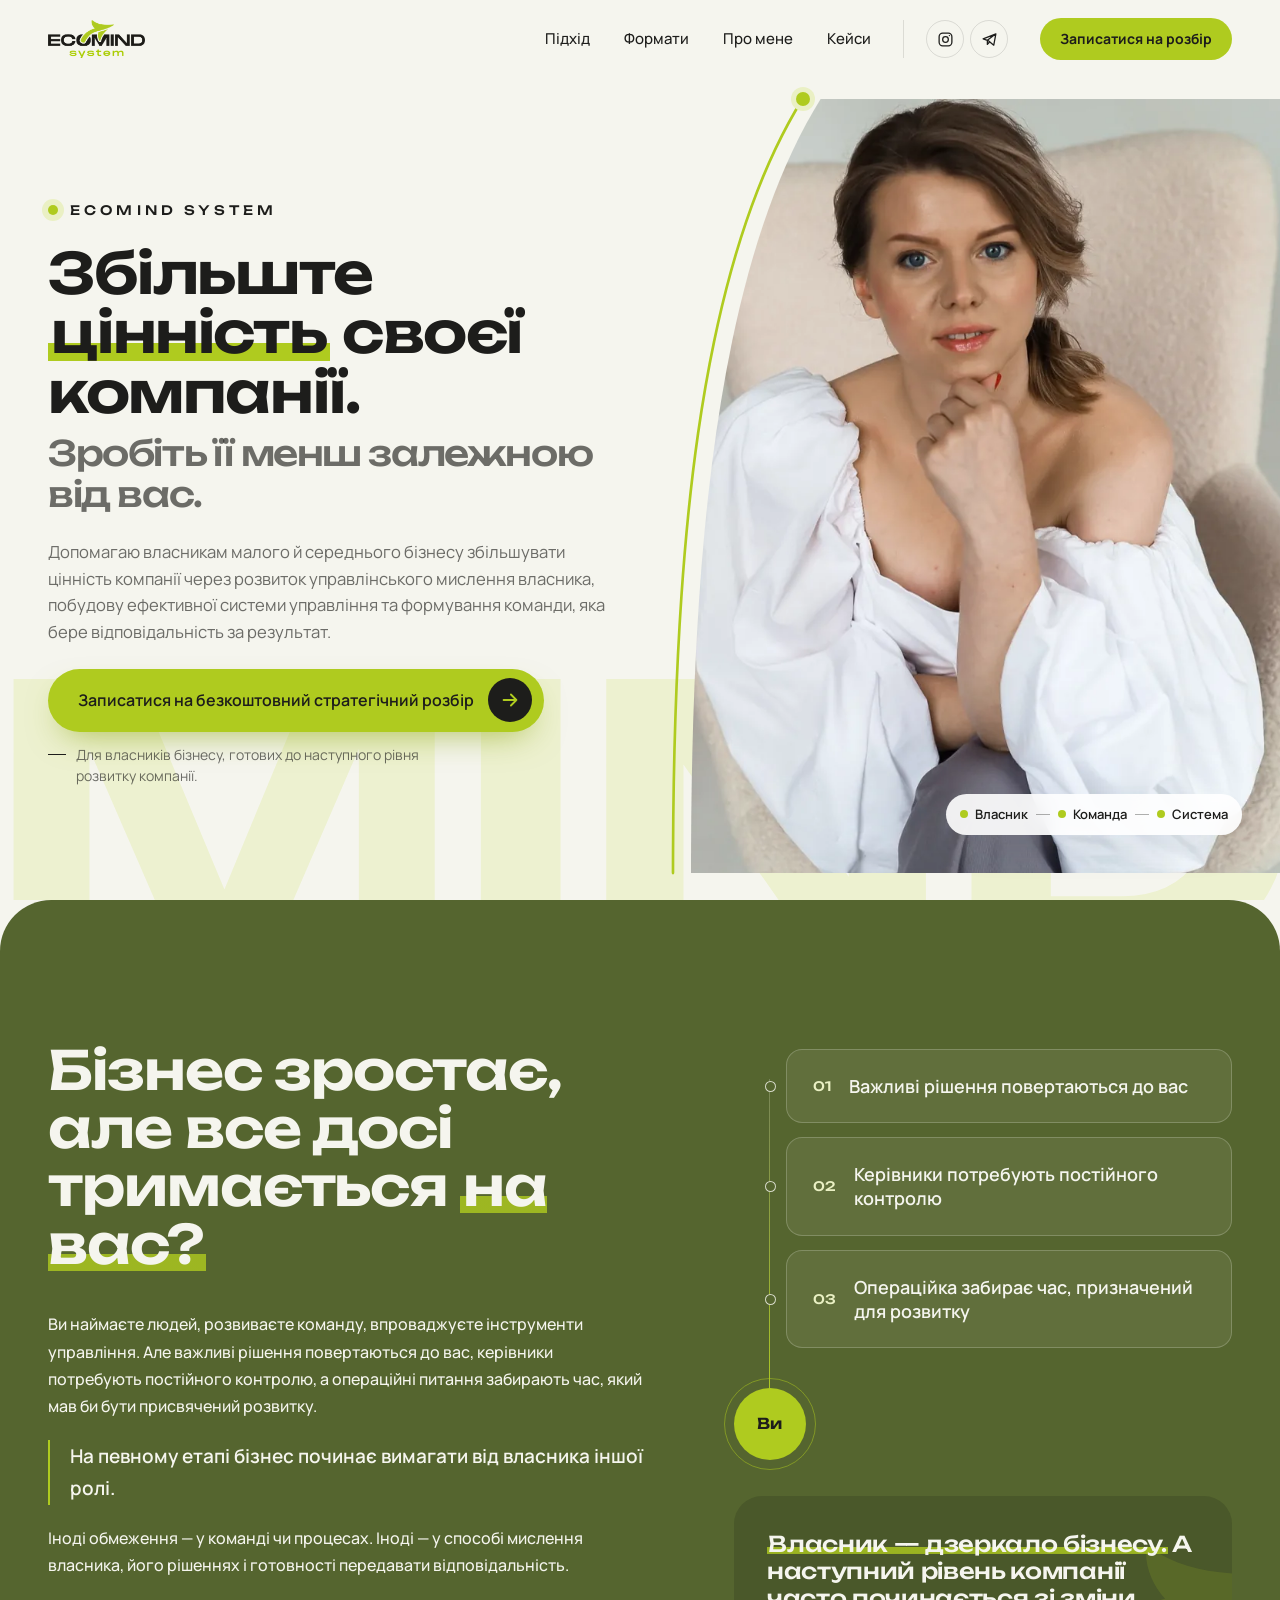
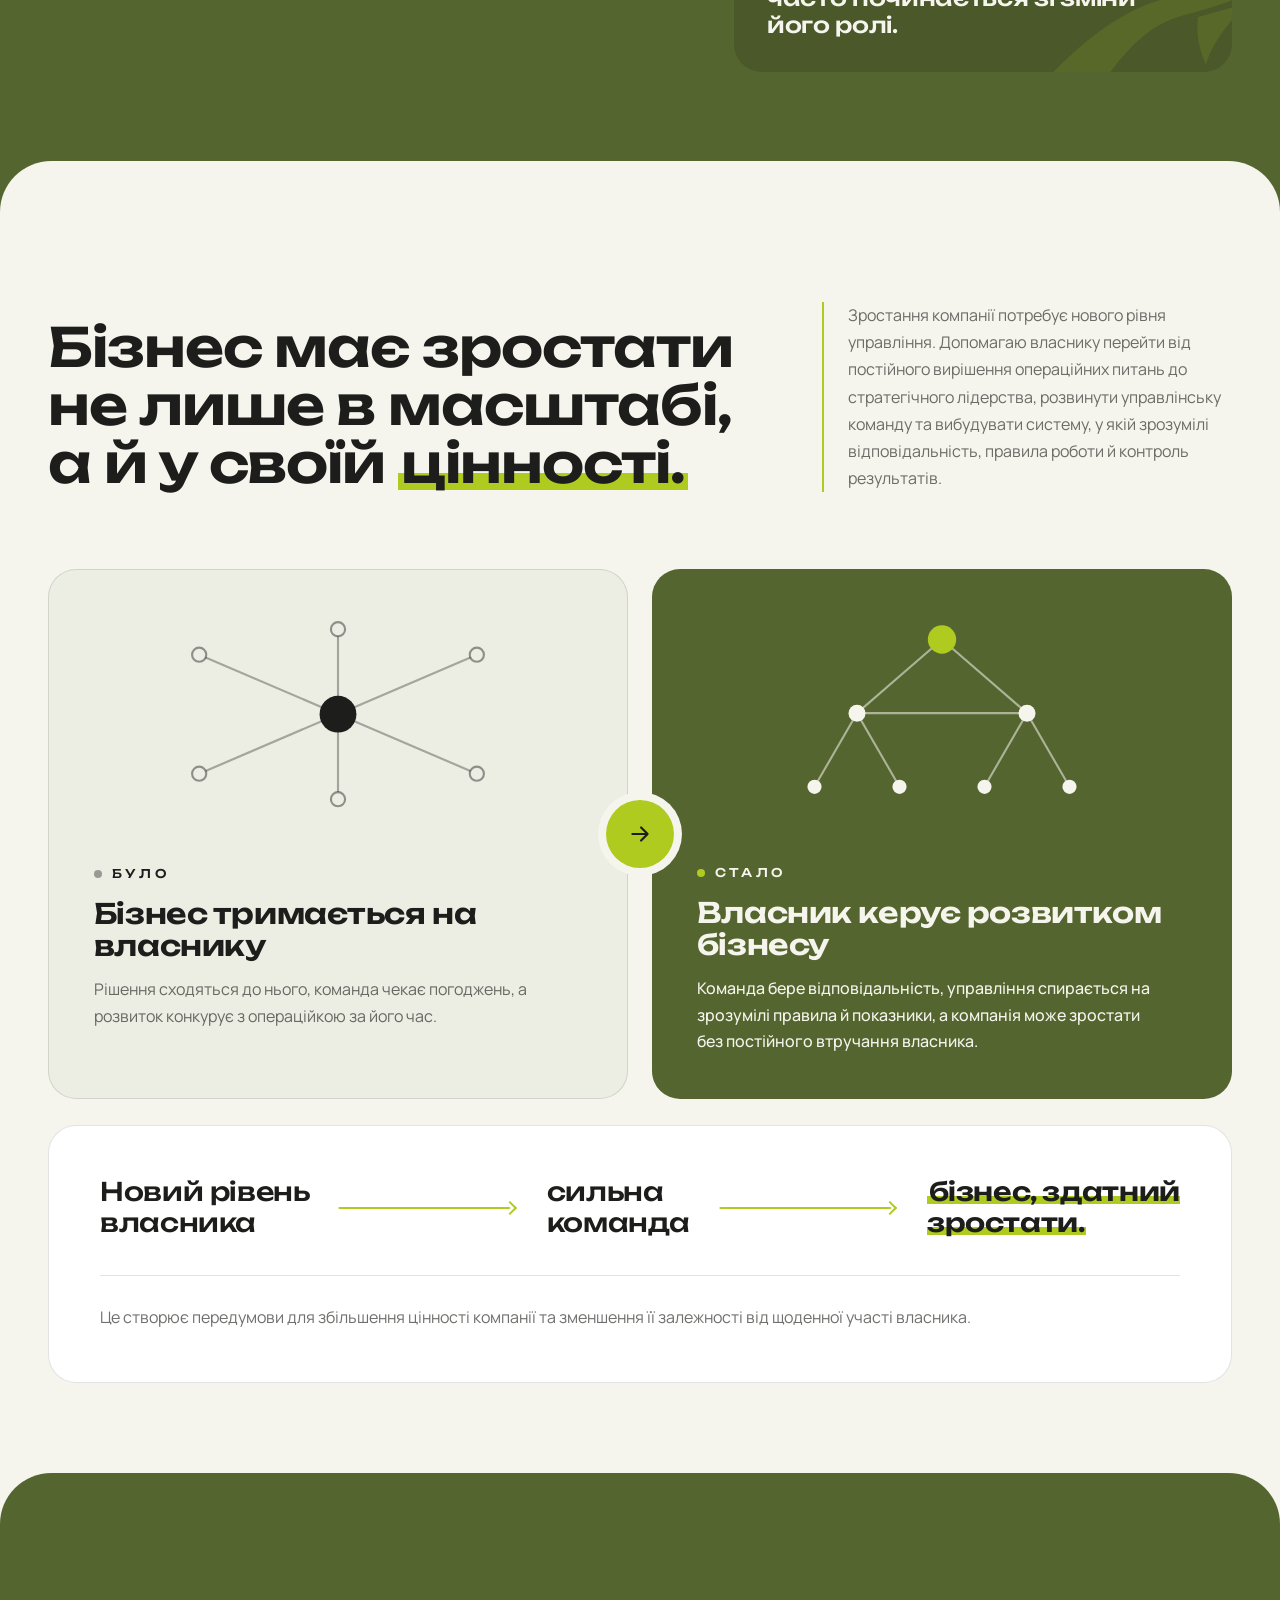
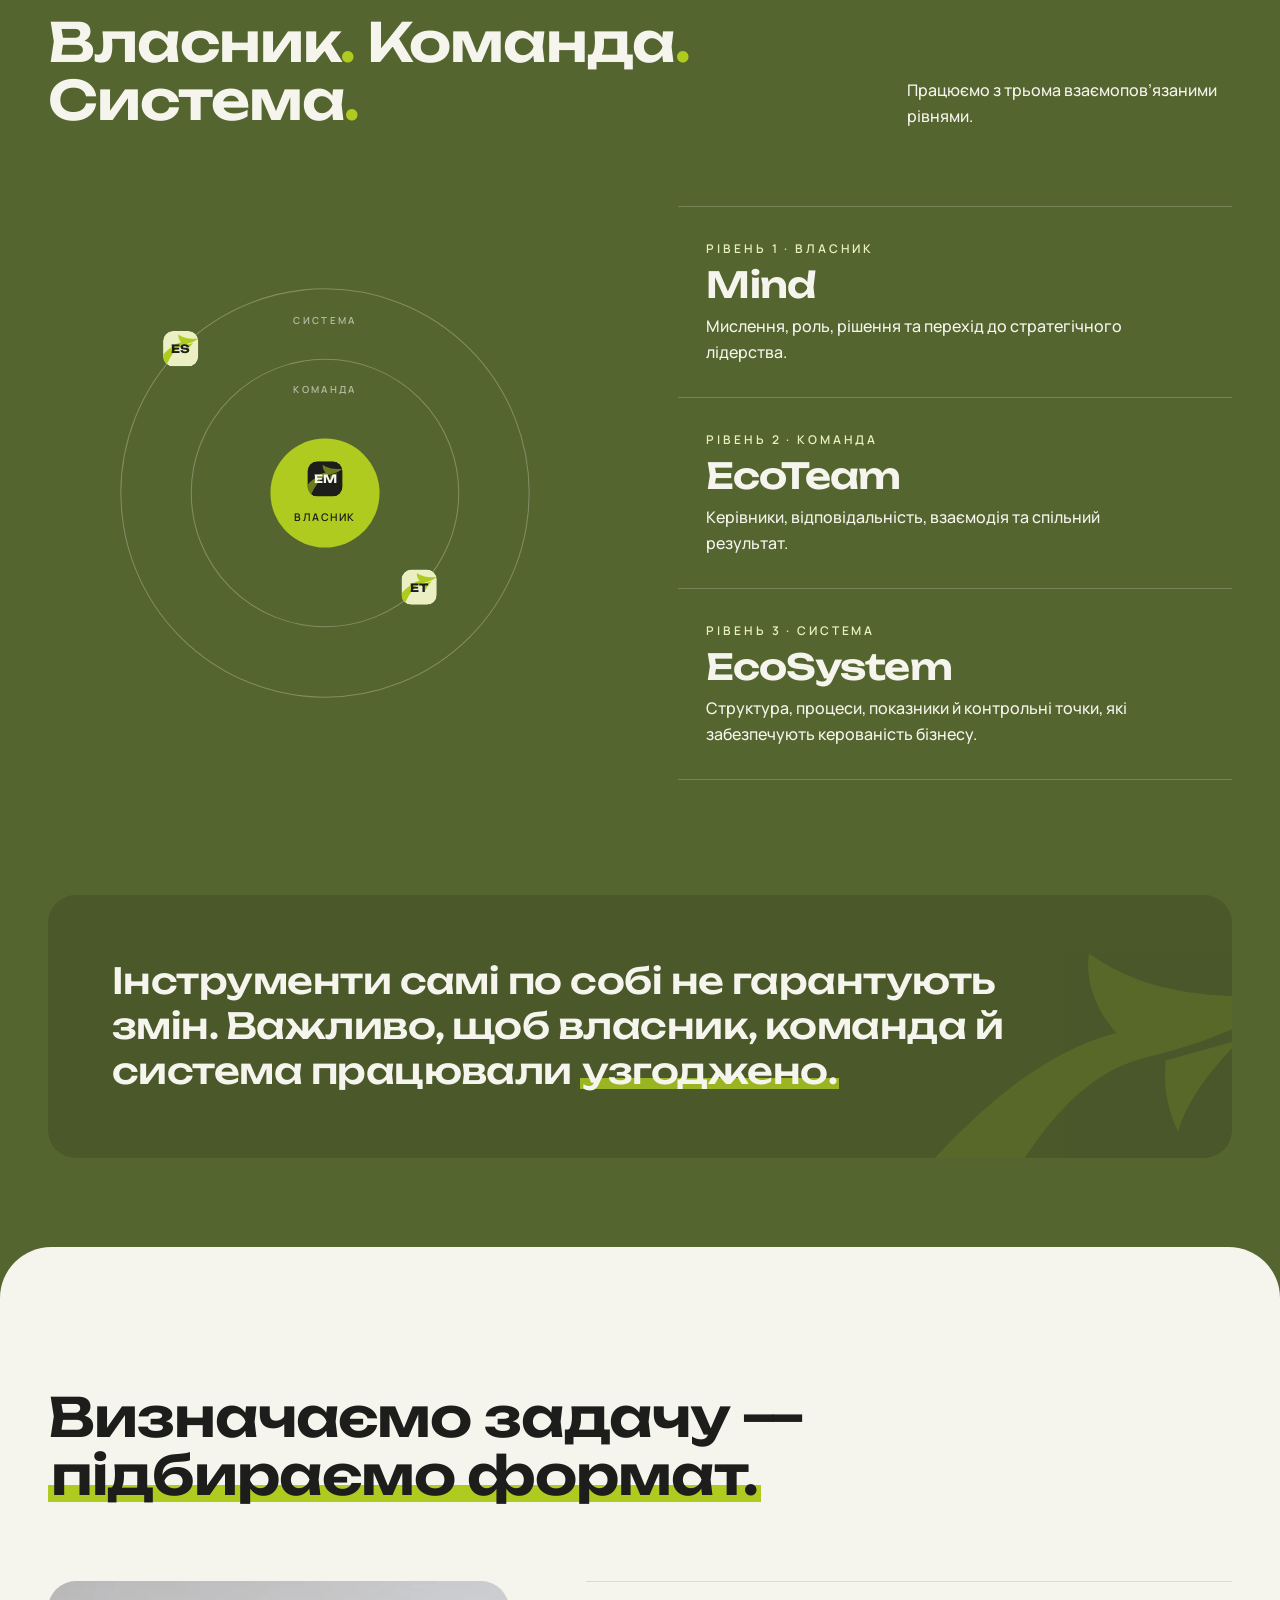
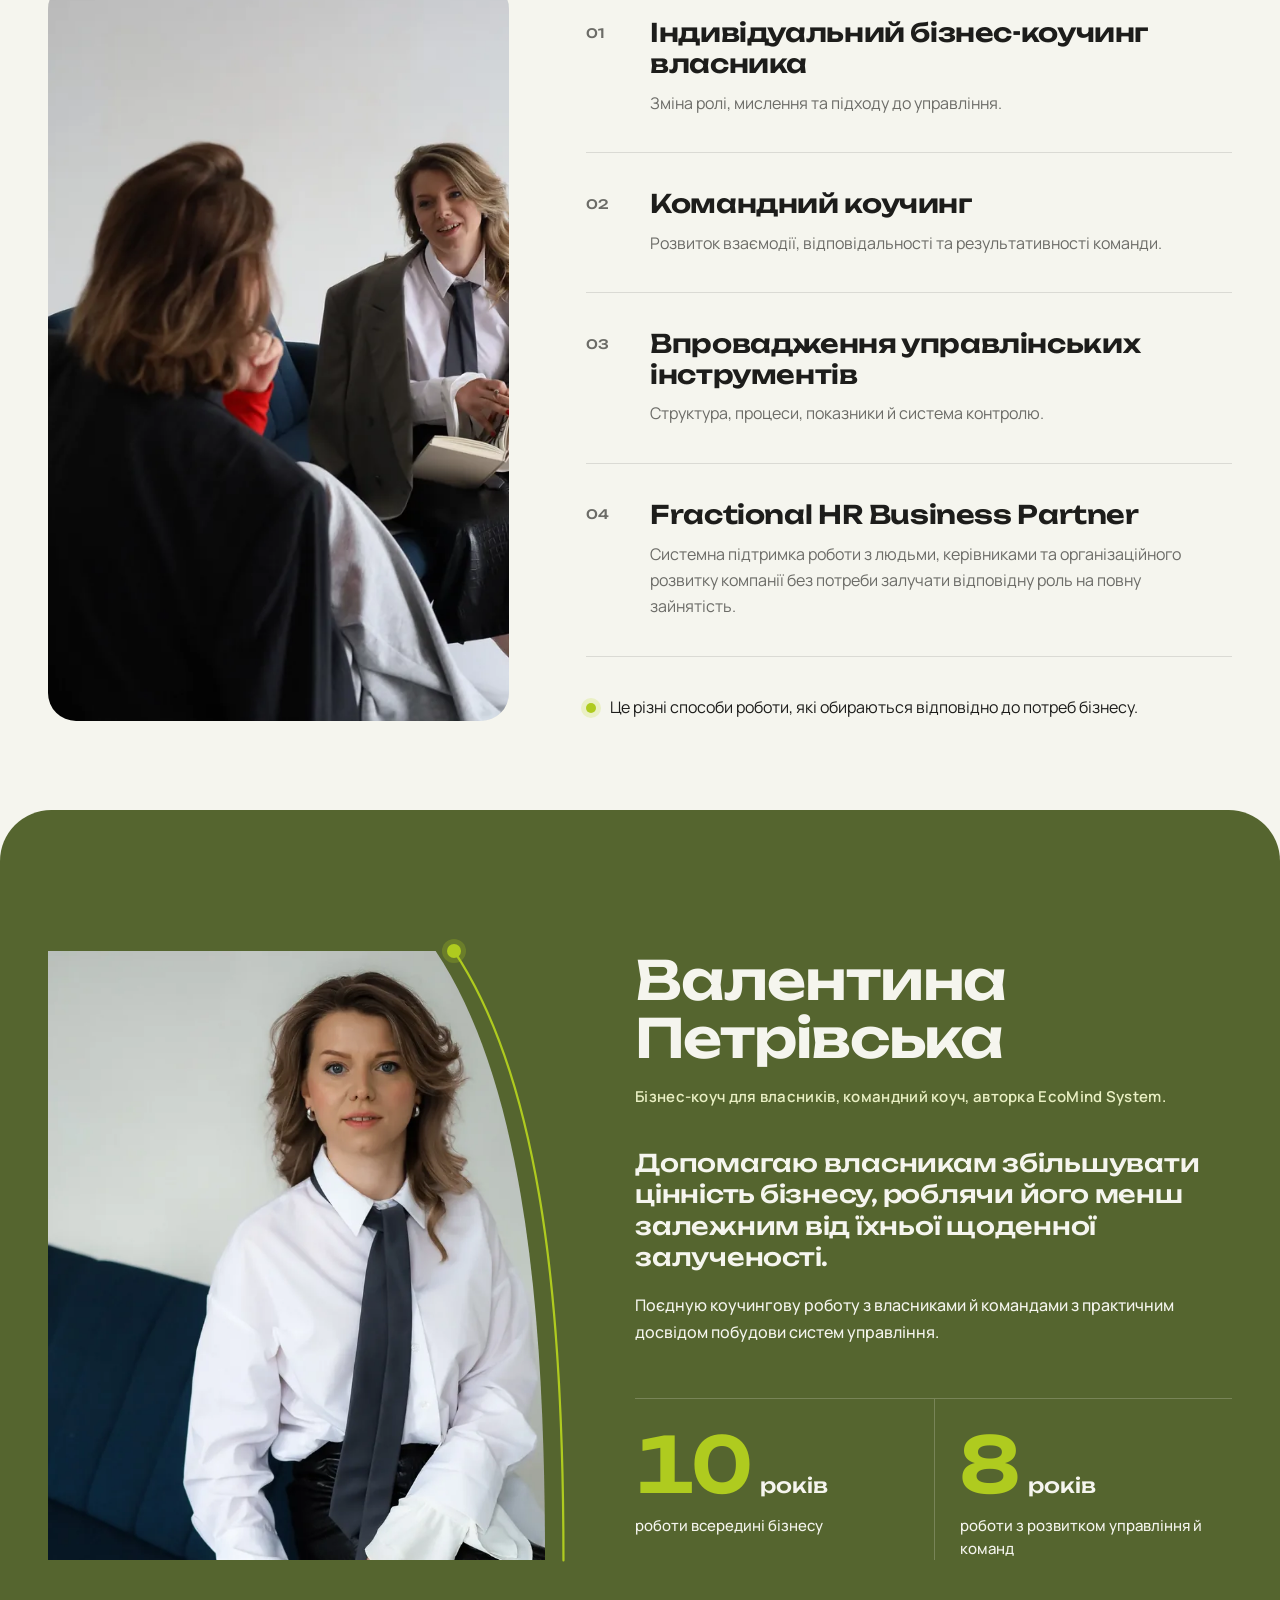
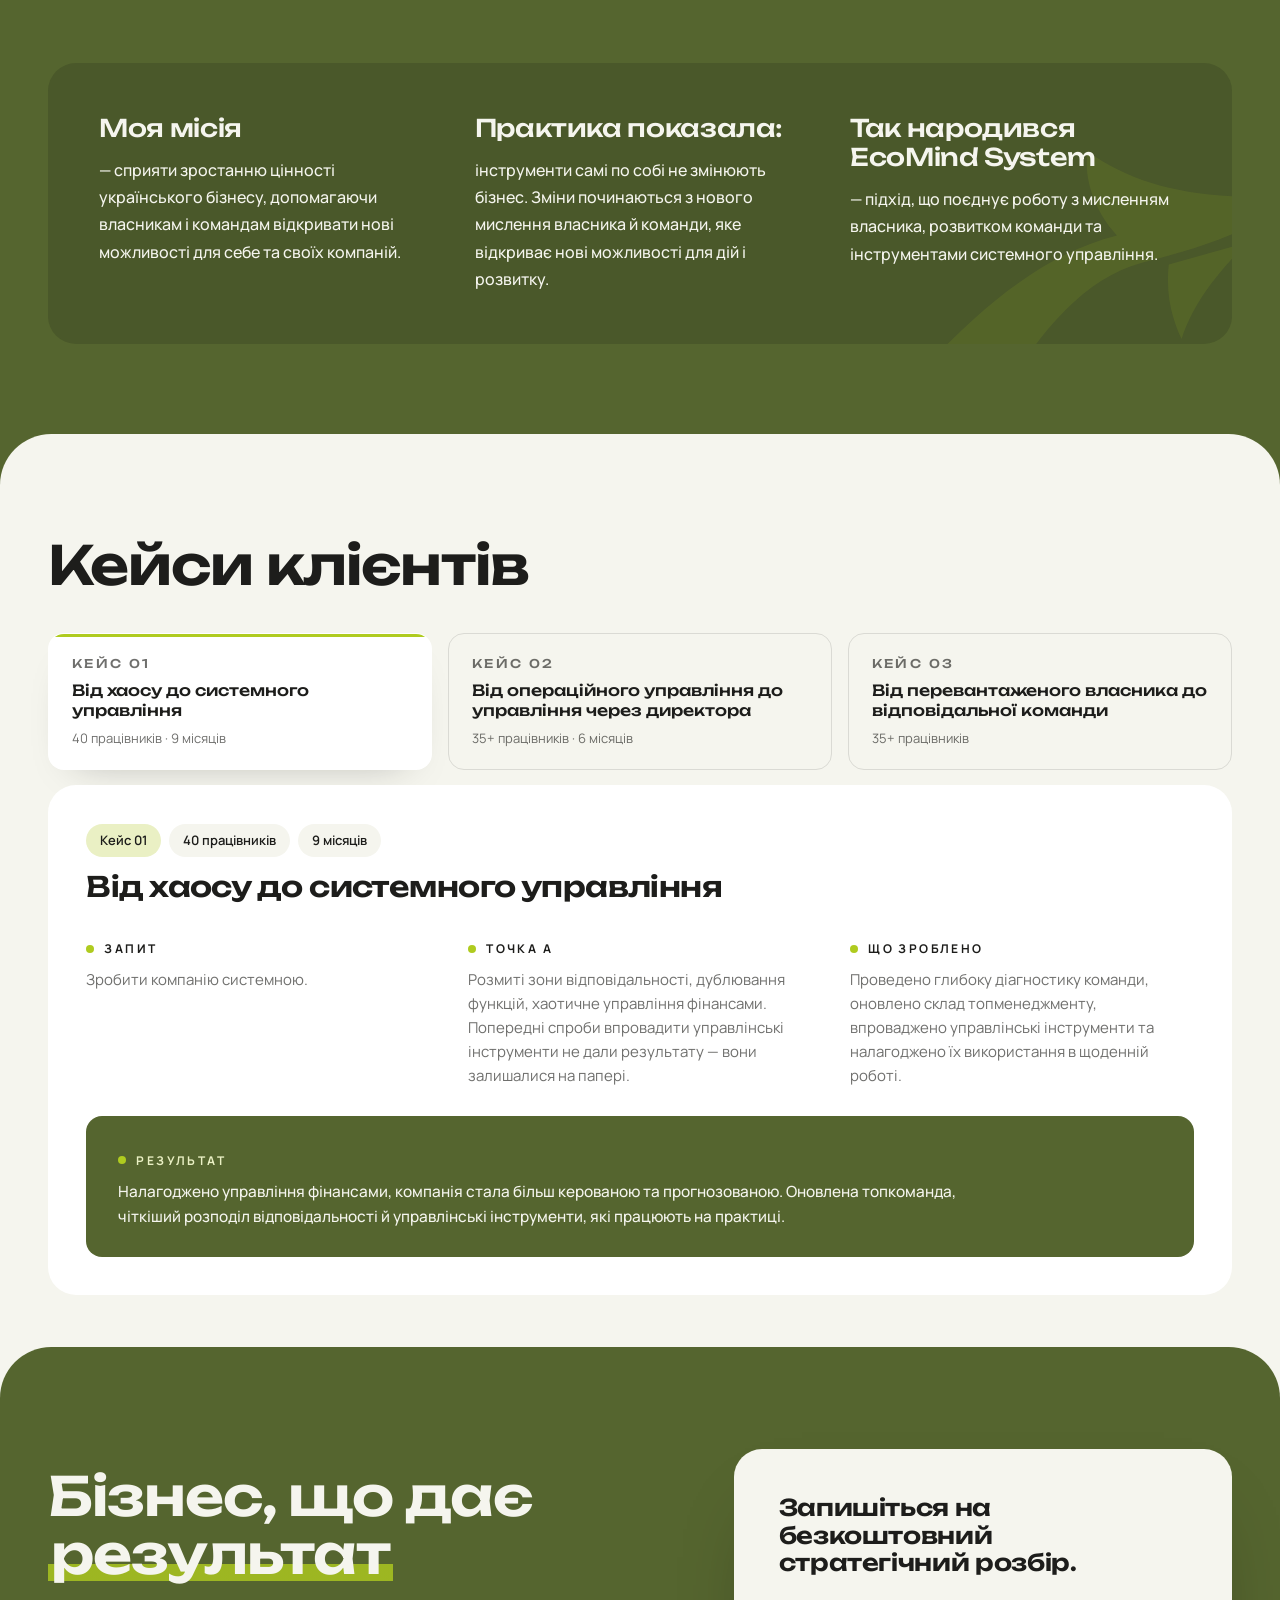
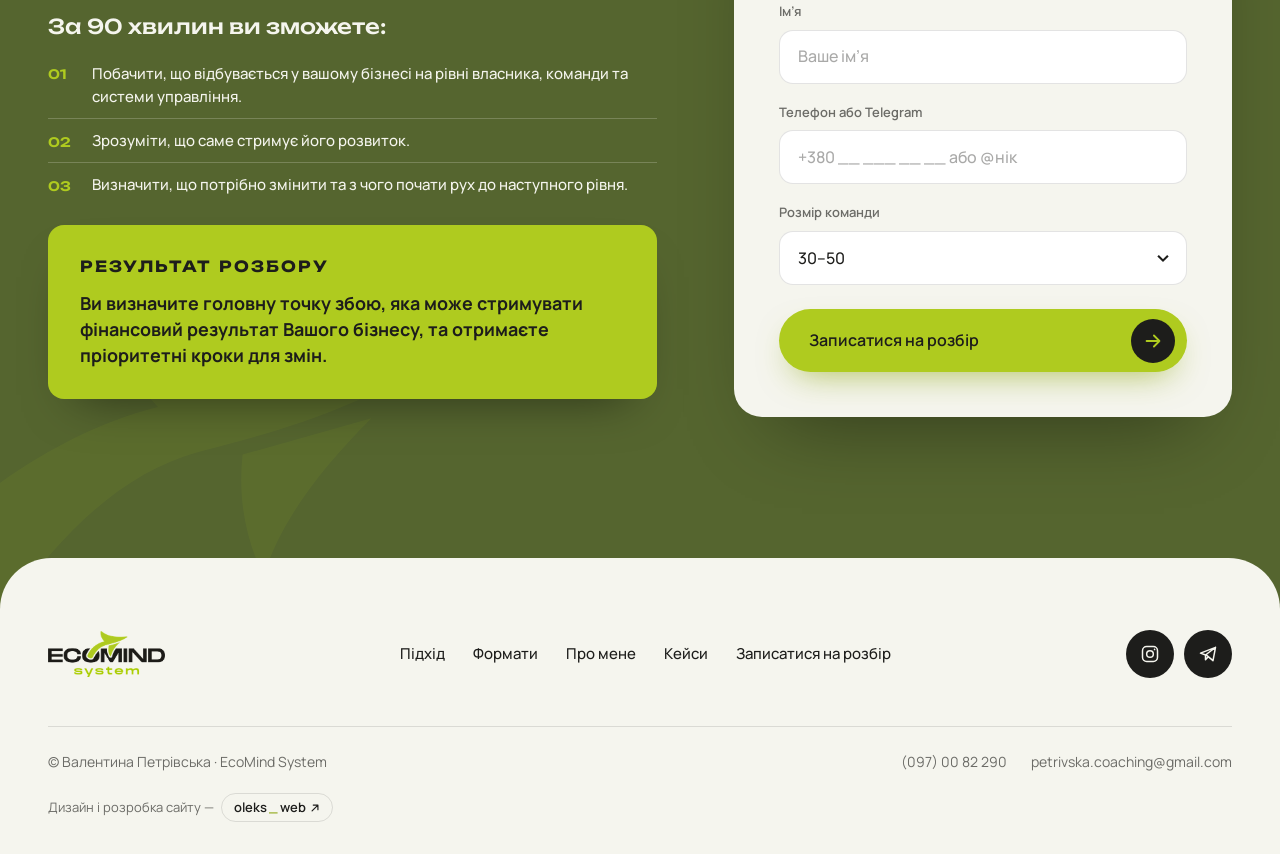
<file: index.html>
<!DOCTYPE html>
<html lang="uk">
<head>
  <meta charset="UTF-8">

  <!-- Google Analytics 4: відвідування й заявки (подія generate_lead у js/main.js) -->
  <script async src="https://www.googletagmanager.com/gtag/js?id=G-G6PVV7QXYP"></script>
  <script>
    window.dataLayer = window.dataLayer || [];
    function gtag(){dataLayer.push(arguments);}
    gtag('js', new Date());
    gtag('config', 'G-G6PVV7QXYP');
  </script>
  <!-- Microsoft Clarity: теплові карти й записи сесій -->
  <script>
    (function(c,l,a,r,i,t,y){
      c[a]=c[a]||function(){(c[a].q=c[a].q||[]).push(arguments)};
      t=l.createElement(r);t.async=1;t.src="https://www.clarity.ms/tag/"+i;
      y=l.getElementsByTagName(r)[0];y.parentNode.insertBefore(t,y);
    })(window, document, "clarity", "script", "z5c33omba3");
  </script>
  <meta name="viewport" content="width=device-width, initial-scale=1, viewport-fit=cover">
  <title>EcoMind System — Валентина Петрівська, бізнес-коуч для власників</title>
  <meta name="description" content="Бізнес-коучинг для власників малого й середнього бізнесу: розвиток управлінського мислення, система управління та команда, яка бере відповідальність за результат. Безкоштовний стратегічний розбір.">
  <link rel="canonical" href="https://petrivska.com/">

  <!-- Прев'ю посилання в соцмережах і месенджерах -->
  <meta property="og:type" content="website">
  <meta property="og:locale" content="uk_UA">
  <meta property="og:site_name" content="EcoMind System">
  <meta property="og:url" content="https://petrivska.com/">
  <meta property="og:title" content="Валентина Петрівська — бізнес-коуч для власників | EcoMind System">
  <meta property="og:description" content="Збільште цінність своєї компанії. Зробіть її менш залежною від вас. Безкоштовний стратегічний розбір для власників бізнесу.">
  <meta property="og:image" content="https://petrivska.com/assets/og.jpg">
  <meta property="og:image:width" content="1200">
  <meta property="og:image:height" content="630">
  <meta name="twitter:card" content="summary_large_image">
  <link rel="apple-touch-icon" href="assets/brand/favicon.png">
  <meta name="theme-color" content="#F5F5EE">
  <link rel="icon" type="image/png" href="assets/brand/favicon.png">

  <link rel="preconnect" href="https://fonts.googleapis.com">
  <link rel="preconnect" href="https://fonts.gstatic.com" crossorigin>
  <link href="https://fonts.googleapis.com/css2?family=Manrope:wght@400;500;600;700&family=Unbounded:wght@500;600;700&display=swap" rel="stylesheet">

  <link rel="stylesheet" href="css/style.css?v=20261105b">
  <script>document.documentElement.classList.add('js');</script>
</head>
<body>

  <!-- Фірмовий знак «паросток» з логотипу, використовується в кількох місцях -->
  <svg width="0" height="0" style="position:absolute" aria-hidden="true">
    <defs>
      <symbol id="sprout" viewBox="0 0 770 770">
        <path d="M0 520 C120 390 250 282 395 246 C352 200 326 132 336 76 C440 150 562 176 770 166 C652 250 522 282 444 302 C300 342 182 500 62 770 L0 770 Z"/>
        <path d="M500 305 L660 260 C590 330 546 392 526 456 C504 410 494 360 500 305 Z"/>
      </symbol>
      <!-- лівий край фото на першому екрані повторює вигин «паростка» -->
      <!-- заокруглена маска для іконок рівнів на схемі -->
      <clipPath id="badge-clip"><rect x="-20" y="-20" width="40" height="40" rx="11"/></clipPath>
    </defs>
  </svg>

  <!-- ШАПКА -->
  <header class="header" id="header">
    <div class="container header__inner">
      <a href="#top" class="header__logo" aria-label="EcoMind System — на початок">
        <img src="assets/brand/logo-ecomind-system.png" alt="EcoMind System" width="360" height="141">
      </a>

      <nav class="nav" id="nav" aria-label="Основна навігація">
        <a href="#approach" class="nav__link">Підхід</a>
        <a href="#formats" class="nav__link">Формати</a>
        <a href="#about" class="nav__link">Про мене</a>
        <a href="#cases" class="nav__link">Кейси</a>
        <a href="#form" class="btn btn--lime nav__cta">Записатися на розбір</a>
        <div class="nav__social"><a class="hsocial" href="https://www.instagram.com/valentyna.petrivska/" target="_blank" rel="noopener" aria-label="Instagram"><svg viewBox="0 0 24 24" aria-hidden="true"><rect x="3" y="3" width="18" height="18" rx="5"/><circle cx="12" cy="12" r="4"/><circle cx="17.5" cy="6.5" r="1" class="fill"/></svg></a><a class="hsocial" href="https://t.me/+380970082290" target="_blank" rel="noopener" aria-label="Telegram"><svg viewBox="0 0 24 24" aria-hidden="true"><path d="M21 4L3 11l6 2.2M21 4l-3 16-7.5-6.3M21 4L9 13.2m0 0V19l3-3.5"/></svg></a></div>
      </nav>

      <div class="header__social"><a class="hsocial" href="https://www.instagram.com/valentyna.petrivska/" target="_blank" rel="noopener" aria-label="Instagram"><svg viewBox="0 0 24 24" aria-hidden="true"><rect x="3" y="3" width="18" height="18" rx="5"/><circle cx="12" cy="12" r="4"/><circle cx="17.5" cy="6.5" r="1" class="fill"/></svg></a><a class="hsocial" href="https://t.me/+380970082290" target="_blank" rel="noopener" aria-label="Telegram"><svg viewBox="0 0 24 24" aria-hidden="true"><path d="M21 4L3 11l6 2.2M21 4l-3 16-7.5-6.3M21 4L9 13.2m0 0V19l3-3.5"/></svg></a></div>

      <a href="#form" class="btn btn--lime btn--sm header__cta">Записатися на розбір</a>

      <a href="#form" class="btn btn--lime btn--sm header__cta-mobile">Записатися</a>

      <button class="burger" id="burger" aria-label="Відкрити меню" aria-expanded="false" aria-controls="nav">
        <span></span><span></span>
      </button>
    </div>
  </header>

  <main id="top">

    <!-- 01 / ПЕРШИЙ ЕКРАН -->
    <section class="hero">
      <div class="hero__bgword" aria-hidden="true">MIND</div>

      <div class="container hero__grid">
        <div class="hero__content">
          <p class="eyebrow reveal"><span class="eyebrow__dot"></span>EcoMind System</p>

          <h1 class="hero__title reveal">
            Збільште <span class="mark">цінність</span> своєї компанії.
            <span class="hero__title-muted">Зробіть її менш залежною від вас.</span>
          </h1>

          <p class="hero__lead reveal">
            Допомагаю власникам малого й середнього бізнесу збільшувати цінність компанії через розвиток управлінського мислення власника, побудову ефективної системи управління та формування команди, яка бере відповідальність за результат.
          </p>

          <div class="hero__actions reveal">
            <a href="#form" class="btn btn--lime btn--lg">
              Записатися на безкоштовний стратегічний розбір
              <svg class="btn__arrow" viewBox="0 0 24 24" aria-hidden="true"><path d="M5 12h14M13 6l6 6-6 6"/></svg>
            </a>
            <p class="hero__note">Для власників бізнесу, готових до наступного рівня розвитку компанії.</p>
          </div>
        </div>
      </div>

      <div class="hero__visual reveal">
        <svg class="hero__edge" viewBox="0 0 100 100" preserveAspectRatio="none" aria-hidden="true">
          <path d="M22 0 C4 22 0 60 0 100" pathLength="1"/>
        </svg>
        <span class="hero__edge-dot" aria-hidden="true"></span>

        <figure class="hero__photo">
          <picture>
            <source media="(max-width: 640px)" type="image/webp" srcset="assets/img/IMG_0576-sq-760.webp 760w, assets/img/IMG_0576-sq-1100.webp 1100w, assets/img/IMG_0576-sq-1466.webp 1466w" sizes="130vw">
            <source type="image/webp" srcset="assets/img/IMG_0576-1100.webp 1100w, assets/img/IMG_0576-1600.webp 1600w, assets/img/IMG_0576-2200.webp 2200w" sizes="110vw">
            <img src="assets/img/IMG_0576.jpg" alt="Валентина Петрівська, бізнес-коуч для власників бізнесу" width="2200" height="1467" fetchpriority="high">
          </picture>
        </figure>

        <div class="hero__levels" aria-label="Три рівні EcoMind">
          <span class="level-chip">Власник</span>
          <span class="level-chip__sep" aria-hidden="true"></span>
          <span class="level-chip">Команда</span>
          <span class="level-chip__sep" aria-hidden="true"></span>
          <span class="level-chip">Система</span>
        </div>
      </div>

    </section>

    <!-- 02 / ПРОБЛЕМА -->
    <section class="problem section--moss" id="problem">
      <div class="container">
        <div class="problem__grid">
          <div class="problem__text">
            <h2 class="h2 reveal">Бізнес зростає, але все досі тримається <span class="mark mark--dark">на вас?</span></h2>

            <div class="problem__body reveal">
              <p>Ви наймаєте людей, розвиваєте команду, впроваджуєте інструменти управління. Але важливі рішення повертаються до вас, керівники потребують постійного контролю, а операційні питання забирають час, який мав би бути присвячений розвитку.</p>
              <p class="problem__accent">На певному етапі бізнес починає вимагати від власника іншої ролі.</p>
              <p>Іноді обмеження — у команді чи процесах. Іноді — у способі мислення власника, його рішеннях і готовності передавати відповідальність.</p>
            </div>
          </div>

          <div class="problem__flow reveal" aria-label="Симптоми">
            <ol class="pains">
              <li class="pain">
                <span class="pain__num">01</span>
                <span class="pain__text">Важливі рішення повертаються до вас</span>
              </li>
              <li class="pain">
                <span class="pain__num">02</span>
                <span class="pain__text">Керівники потребують постійного контролю</span>
              </li>
              <li class="pain">
                <span class="pain__num">03</span>
                <span class="pain__text">Операційка забирає час, призначений для розвитку</span>
              </li>
            </ol>
            <div class="pains__node" aria-hidden="true"><span>Ви</span></div>

            <blockquote class="problem__quote problem__quote--side">
              <svg class="problem__quote-sprout" aria-hidden="true"><use href="#sprout"/></svg>
              <p><span class="mark mark--dark">Власник — дзеркало бізнесу.</span> А наступний рівень компанії часто починається зі зміни його ролі.</p>
            </blockquote>
          </div>
        </div>

      </div>
    </section>

    <!-- 03 / ОСНОВНА ЦІННІСТЬ -->
    <section class="value" id="value">
      <div class="container">

        <div class="value__head">
          <h2 class="h2 reveal">Бізнес має зростати не лише в масштабі, а й у своїй <span class="mark">цінності.</span></h2>
          <p class="value__lead reveal">Зростання компанії потребує нового рівня управління. Допомагаю власнику перейти від постійного вирішення операційних питань до стратегічного лідерства, розвинути управлінську команду та вибудувати систему, у якій зрозумілі відповідальність, правила роботи й контроль результатів.</p>
        </div>

        <!-- Було → Стало -->
        <div class="shift">
          <article class="shift__card shift__card--before reveal">
            <svg class="shift__diagram draw" viewBox="0 0 240 140" aria-hidden="true">
              <g class="shift__lines">
                <path d="M22 28 L120 70" pathLength="1"/>
                <path d="M22 112 L120 70" pathLength="1"/>
                <path d="M218 28 L120 70" pathLength="1"/>
                <path d="M218 112 L120 70" pathLength="1"/>
                <path d="M120 10 L120 70" pathLength="1"/>
                <path d="M120 130 L120 70" pathLength="1"/>
              </g>
              <g class="shift__nodes">
                <circle cx="22" cy="28" r="5"/><circle cx="22" cy="112" r="5"/>
                <circle cx="218" cy="28" r="5"/><circle cx="218" cy="112" r="5"/>
                <circle cx="120" cy="10" r="5"/><circle cx="120" cy="130" r="5"/>
              </g>
              <circle class="shift__core" cx="120" cy="70" r="13"/>
              <!-- «рішення», що весь час стікаються до власника -->
              <g class="shift__signals">
                <circle r="3"><animateMotion begin="indefinite" dur="2.4s" repeatCount="indefinite" calcMode="spline" keyTimes="0;1" keyPoints="0;1" keySplines=".45 0 .55 1" path="M22 28 L120 70"/></circle>
                <circle r="3"><animateMotion begin="indefinite" dur="2.4s" repeatCount="indefinite" calcMode="spline" keyTimes="0;1" keyPoints="0;1" keySplines=".45 0 .55 1" path="M218 112 L120 70"/></circle>
                <circle r="3"><animateMotion begin="indefinite" dur="2.4s" repeatCount="indefinite" calcMode="spline" keyTimes="0;1" keyPoints="0;1" keySplines=".45 0 .55 1" path="M120 130 L120 70"/></circle>
                <circle r="3"><animateMotion begin="indefinite" dur="2.4s" repeatCount="indefinite" calcMode="spline" keyTimes="0;1" keyPoints="0;1" keySplines=".45 0 .55 1" path="M218 28 L120 70"/></circle>
                <circle r="3"><animateMotion begin="indefinite" dur="2.4s" repeatCount="indefinite" calcMode="spline" keyTimes="0;1" keyPoints="0;1" keySplines=".45 0 .55 1" path="M22 112 L120 70"/></circle>
                <circle r="3"><animateMotion begin="indefinite" dur="2.4s" repeatCount="indefinite" calcMode="spline" keyTimes="0;1" keyPoints="0;1" keySplines=".45 0 .55 1" path="M120 10 L120 70"/></circle>
              </g>
            </svg>
            <p class="shift__label">Було</p>
            <h3 class="shift__title">Бізнес тримається на власнику</h3>
            <p class="shift__text">Рішення сходяться до нього, команда чекає погоджень, а розвиток конкурує з операційкою за його час.</p>
          </article>

          <div class="shift__arrow reveal" aria-hidden="true">
            <svg viewBox="0 0 24 24"><path d="M5 12h14M13 6l6 6-6 6"/></svg>
          </div>

          <article class="shift__card shift__card--after reveal">
            <svg class="shift__diagram draw" viewBox="0 0 240 140" aria-hidden="true">
              <g class="shift__lines">
                <path d="M120 18 L60 70" pathLength="1"/>
                <path d="M120 18 L180 70" pathLength="1"/>
                <path d="M60 70 L180 70" pathLength="1"/>
                <path d="M60 70 L30 122" pathLength="1"/>
                <path d="M60 70 L90 122" pathLength="1"/>
                <path d="M180 70 L150 122" pathLength="1"/>
                <path d="M180 70 L210 122" pathLength="1"/>
              </g>
              <g class="shift__nodes">
                <circle cx="60" cy="70" r="6"/><circle cx="180" cy="70" r="6"/>
                <circle cx="30" cy="122" r="5"/><circle cx="90" cy="122" r="5"/>
                <circle cx="150" cy="122" r="5"/><circle cx="210" cy="122" r="5"/>
              </g>
              <circle class="shift__core" cx="120" cy="18" r="10"/>
              <!-- імпульс від власника розходиться через команду в систему -->
              <g class="shift__signals">
                <circle r="3"><animateMotion begin="indefinite" dur="3s" repeatCount="indefinite" calcMode="spline" keyTimes="0;1" keyPoints="0;1" keySplines=".45 0 .55 1" path="M120 18 L60 70 L30 122"/></circle>
                <circle r="3"><animateMotion begin="indefinite" dur="3s" repeatCount="indefinite" calcMode="spline" keyTimes="0;1" keyPoints="0;1" keySplines=".45 0 .55 1" path="M120 18 L180 70 L210 122"/></circle>
                <circle r="3"><animateMotion begin="indefinite" dur="3s" repeatCount="indefinite" calcMode="spline" keyTimes="0;1" keyPoints="0;1" keySplines=".45 0 .55 1" path="M120 18 L60 70 L90 122"/></circle>
                <circle r="3"><animateMotion begin="indefinite" dur="3s" repeatCount="indefinite" calcMode="spline" keyTimes="0;1" keyPoints="0;1" keySplines=".45 0 .55 1" path="M120 18 L180 70 L150 122"/></circle>
              </g>
            </svg>
            <p class="shift__label">Стало</p>
            <h3 class="shift__title">Власник керує розвитком бізнесу</h3>
            <p class="shift__text">Команда бере відповідальність, управління спирається на зрозумілі правила й показники, а компанія може зростати без постійного втручання власника.</p>
          </article>
        </div>

        <!-- Формула росту -->
        <div class="formula reveal">
          <ol class="formula__steps draw">
            <li class="formula__step">Новий рівень<br class="formula__br"> власника</li>
            <li class="formula__link" aria-hidden="true">
              <svg viewBox="0 0 100 12" preserveAspectRatio="none"><path d="M0 6 H96" pathLength="1"/></svg>
              <span class="formula__head"></span>
            </li>
            <li class="formula__step">сильна<br class="formula__br"> команда</li>
            <li class="formula__link" aria-hidden="true">
              <svg viewBox="0 0 100 12" preserveAspectRatio="none"><path d="M0 6 H96" pathLength="1"/></svg>
              <span class="formula__head"></span>
            </li>
            <li class="formula__step formula__step--final"><span class="mark">бізнес, здатний<br class="formula__br"> зростати.</span></li>
          </ol>
          <p class="formula__note">Це створює передумови для збільшення цінності компанії та зменшення її залежності від щоденної участі власника.</p>
        </div>

      </div>
    </section>

    <!-- 04 / ПІДХІД ECOMIND -->
    <section class="approach section--moss" id="approach">
      <div class="container">

        <div class="approach__head">
          <h2 class="h2 approach__title reveal">Власник<i>.</i> Команда<i>.</i> Система<i>.</i></h2>
          <p class="approach__sub reveal">Працюємо з трьома взаємопов’язаними рівнями.</p>
        </div>

        <div class="approach__body" data-active="0">

          <!-- Схема: власник у центрі, навколо команда, зовні система -->
          <div class="orbit reveal" aria-hidden="true">
            <svg viewBox="0 0 500 500">
              <g class="orbit__level orbit__level--3" data-level="3">
                <circle class="orbit__band" cx="250" cy="250" r="232"/>
                <circle class="orbit__ring" cx="250" cy="250" r="232" pathLength="1"/>
                <text class="orbit__label" x="250" y="58">Система</text>
                <g class="orbit__badge" clip-path="url(#badge-clip)" transform="translate(86 86)"><rect x="-20" y="-20" width="40" height="40" rx="11"/><svg x="-20" y="-20" width="40" height="40" viewBox="0 0 770 770"><use href="#sprout"/></svg><text y="5">ES</text></g>
              </g>
              <g class="orbit__level orbit__level--2" data-level="2">
                <circle class="orbit__band" cx="250" cy="250" r="152"/>
                <circle class="orbit__ring" cx="250" cy="250" r="152" pathLength="1"/>
                <text class="orbit__label" x="250" y="136">Команда</text>
                <g class="orbit__badge" clip-path="url(#badge-clip)" transform="translate(357 357)"><rect x="-20" y="-20" width="40" height="40" rx="11"/><svg x="-20" y="-20" width="40" height="40" viewBox="0 0 770 770"><use href="#sprout"/></svg><text y="5">ET</text></g>
              </g>
              <g class="orbit__level orbit__level--1" data-level="1">
                <circle class="orbit__core" cx="250" cy="250" r="62"/>
                <text class="orbit__label orbit__label--core" x="250" y="282">Власник</text>
                <g class="orbit__badge orbit__badge--core" clip-path="url(#badge-clip)" transform="translate(250 234)"><rect x="-20" y="-20" width="40" height="40" rx="11"/><svg x="-20" y="-20" width="40" height="40" viewBox="0 0 770 770"><use href="#sprout"/></svg><text y="5">EM</text></g>
              </g>
            </svg>
          </div>

          <!-- Рівні -->
          <div class="levels reveal">
            <article class="level" data-level="1" tabindex="0">
              <p class="level__tag">Рівень 1 · Власник</p>
              <h3 class="level__name">Mind</h3>
              <p class="level__text">Мислення, роль, рішення та перехід до стратегічного лідерства.</p>
            </article>
            <article class="level" data-level="2" tabindex="0">
              <p class="level__tag">Рівень 2 · Команда</p>
              <h3 class="level__name">EcoTeam</h3>
              <p class="level__text">Керівники, відповідальність, взаємодія та спільний результат.</p>
            </article>
            <article class="level" data-level="3" tabindex="0">
              <p class="level__tag">Рівень 3 · Система</p>
              <h3 class="level__name">EcoSystem</h3>
              <p class="level__text">Структура, процеси, показники й контрольні точки, які забезпечують керованість бізнесу.</p>
            </article>
          </div>
        </div>

        <blockquote class="problem__quote reveal">
          <svg class="problem__quote-sprout" aria-hidden="true"><use href="#sprout"/></svg>
          <p>Інструменти самі по собі не гарантують змін. Важливо, щоб власник, команда й система працювали <span class="mark mark--dark">узгоджено.</span></p>
        </blockquote>

      </div>
    </section>

    <!-- 05 / ФОРМАТИ РОБОТИ -->
    <section class="formats" id="formats">
      <div class="container">

        <h2 class="h2 formats__title reveal">Визначаємо задачу — <span class="mark">підбираємо формат.</span></h2>

        <div class="formats__grid">
          <figure class="formats__photo reveal">
            <picture>
              <source type="image/webp" srcset="assets/img/IMG_0427-600.webp 600w, assets/img/IMG_0427-900.webp 900w, assets/img/IMG_0427-1200.webp 1200w" sizes="(max-width: 900px) 95vw, 38vw">
              <img src="assets/img/IMG_0427.jpg" alt="Валентина Петрівська під час сесії з клієнтом" width="1200" height="1800" loading="lazy">
            </picture>
          </figure>

          <div class="formats__main">
            <ol class="formats__list">
              <li class="format reveal">
                <span class="format__num">01</span>
                <div>
                  <h3 class="format__title">Індивідуальний бізнес-коучинг власника</h3>
                  <p class="format__text">Зміна ролі, мислення та підходу до управління.</p>
                </div>
              </li>
              <li class="format reveal">
                <span class="format__num">02</span>
                <div>
                  <h3 class="format__title">Командний коучинг</h3>
                  <p class="format__text">Розвиток взаємодії, відповідальності та результативності команди.</p>
                </div>
              </li>
              <li class="format reveal">
                <span class="format__num">03</span>
                <div>
                  <h3 class="format__title">Впровадження управлінських інструментів</h3>
                  <p class="format__text">Структура, процеси, показники й система контролю.</p>
                </div>
              </li>
              <li class="format reveal">
                <span class="format__num">04</span>
                <div>
                  <h3 class="format__title">Fractional HR Business Partner</h3>
                  <p class="format__text">Системна підтримка роботи з людьми, керівниками та організаційного розвитку компанії без потреби залучати відповідну роль на повну зайнятість.</p>
                </div>
              </li>
            </ol>

            <p class="formats__note reveal">Це різні способи роботи, які обираються відповідно до потреб бізнесу.</p>
          </div>
        </div>

      </div>
    </section>

    <!-- 06 / ПРО МЕНЕ -->
    <section class="about section--moss" id="about">
      <div class="container">

        <div class="about__grid">
          <div class="about__visual reveal">
            <figure class="about__photo">
              <picture>
                <source type="image/webp" srcset="assets/img/IMG_0498-600.webp 600w, assets/img/IMG_0498-900.webp 900w, assets/img/IMG_0498-1200.webp 1200w" sizes="(max-width: 900px) 112vw, 52vw">
                <img src="assets/img/IMG_0498.jpg" alt="Валентина Петрівська" width="1200" height="1800" loading="lazy">
              </picture>
            </figure>
            <svg class="about__edge" viewBox="0 0 100 100" preserveAspectRatio="none" aria-hidden="true">
              <path d="M78 0 C96 22 100 60 100 100"/>
            </svg>
            <span class="about__edge-dot" aria-hidden="true"></span>
          </div>

          <div class="about__content">
            <h2 class="h2 about__name reveal">Валентина Петрівська</h2>
            <p class="about__role reveal">Бізнес-коуч для власників, командний коуч, авторка EcoMind System.</p>
            <p class="about__lead reveal">Допомагаю власникам збільшувати цінність бізнесу, роблячи його менш залежним від їхньої щоденної залученості.</p>
            <p class="about__text reveal">Поєдную коучингову роботу з власниками й командами з практичним досвідом побудови систем управління.</p>

            <div class="about__stats reveal">
              <div class="stat">
                <p class="stat__value"><b data-count="10">10</b> років</p>
                <p class="stat__label">роботи всередині бізнесу</p>
              </div>
              <div class="stat">
                <p class="stat__value"><b data-count="8">8</b> років</p>
                <p class="stat__label">роботи з розвитком управління й команд</p>
              </div>
            </div>
          </div>
        </div>

        <!-- Шлях -->
        <div class="about__story">
          <svg class="about__story-sprout" aria-hidden="true"><use href="#sprout"/></svg>
          <p class="reveal"><span class="story__lead">Моя місія</span> — сприяти зростанню цінності українського бізнесу, допомагаючи власникам і командам відкривати нові можливості для себе та своїх компаній.</p>
          <p class="reveal"><span class="story__lead">Практика показала:</span> інструменти самі по собі не змінюють бізнес. Зміни починаються з нового мислення власника й команди, яке відкриває нові можливості для дій і розвитку.</p>
          <p class="reveal"><span class="story__lead">Так народився EcoMind System</span> — підхід, що поєднує роботу з мисленням власника, розвитком команди та інструментами системного управління.</p>
        </div>

      </div>
    </section>

    <!-- 07 / КЕЙСИ -->
    <section class="cases" id="cases">
      <div class="container">

        <h2 class="h2 cases__title reveal">Кейси клієнтів</h2>

        <div class="cases__tabs reveal" role="tablist" aria-label="Кейси клієнтів">
            <button class="case-tab is-active" type="button" role="tab" id="case-tab-01" aria-controls="case-01" aria-selected="true">
              <span class="case-tab__num">Кейс 01</span>
              <span class="case-tab__title">Від хаосу до системного управління</span>
              <span class="case-tab__meta">40 працівників · 9 місяців</span>
            </button>
            <button class="case-tab" type="button" role="tab" id="case-tab-02" aria-controls="case-02" aria-selected="false" tabindex="-1">
              <span class="case-tab__num">Кейс 02</span>
              <span class="case-tab__title">Від операційного управління до управління через директора</span>
              <span class="case-tab__meta">35+ працівників · 6 місяців</span>
            </button>
            <button class="case-tab" type="button" role="tab" id="case-tab-03" aria-controls="case-03" aria-selected="false" tabindex="-1">
              <span class="case-tab__num">Кейс 03</span>
              <span class="case-tab__title">Від перевантаженого власника до відповідальної команди</span>
              <span class="case-tab__meta">35+ працівників</span>
            </button>
        </div>

        <div class="cases__panel reveal">
          <article class="case is-active" id="case-01" role="tabpanel" aria-labelledby="case-tab-01">
            <div class="case__meta"><span>Кейс 01</span><span>40 працівників</span><span>9 місяців</span></div>
            <h3 class="case__title">Від хаосу до системного управління</h3>
            <div class="case__steps">
              <div class="case__step"><p class="case__label">Запит</p><p class="case__text">Зробити компанію системною.</p></div>
              <div class="case__step"><p class="case__label">Точка А</p><p class="case__text">Розмиті зони відповідальності, дублювання функцій, хаотичне управління фінансами. Попередні спроби впровадити управлінські інструменти не дали результату — вони залишалися на папері.</p></div>
              <div class="case__step"><p class="case__label">Що зроблено</p><p class="case__text">Проведено глибоку діагностику команди, оновлено склад топменеджменту, впроваджено управлінські інструменти та налагоджено їх використання в щоденній роботі.</p></div>
            </div>
            <div class="case__result">
              <p class="case__label">Результат</p>
              <p class="case__text">Налагоджено управління фінансами, компанія стала більш керованою та прогнозованою. Оновлена топкоманда, чіткіший розподіл відповідальності й управлінські інструменти, які працюють на практиці.</p>
            </div>
          </article>
          <article class="case" id="case-02" role="tabpanel" aria-labelledby="case-tab-02" hidden>
            <div class="case__meta"><span>Кейс 02</span><span>35+ працівників</span><span>6 місяців</span></div>
            <h3 class="case__title">Від операційного управління до управління через директора</h3>
            <div class="case__steps">
              <div class="case__step"><p class="case__label">Запит</p><p class="case__text">Звільнити власника від щоденної операційки та налагодити управління компанією через директора.</p></div>
              <div class="case__step"><p class="case__label">Точка А</p><p class="case__text">Управлінські інструменти не забезпечували системної роботи, структура команди потребувала змін, а компанії бракувало готової управлінської команди для автономної роботи.</p></div>
              <div class="case__step"><p class="case__label">Що зроблено</p><p class="case__text">Оновлено управлінські інструменти й розподіл ролей, посилено команду ключовими керівниками, запущено системне навчання працівників. Внутрішнього керівника підготовлено до ролі директора.</p></div>
            </div>
            <div class="case__result">
              <p class="case__label">Результат</p>
              <p class="case__text">Власник перейшов від щоденного операційного управління до роботи через директора, приділяючи управлінню компанією один день на тиждень. Компанія отримала керівника, здатного вести поточну діяльність, а власник — більше простору для розвитку нового бізнесу.</p>
            </div>
          </article>
          <article class="case" id="case-03" role="tabpanel" aria-labelledby="case-tab-03" hidden>
            <div class="case__meta"><span>Кейс 03</span><span>35+ працівників</span></div>
            <h3 class="case__title">Від перевантаженого власника до відповідальної команди</h3>
            <div class="case__steps">
              <div class="case__step"><p class="case__label">Запит</p><p class="case__text">Зменшити операційну залученість власника та налагодити самостійну роботу команди.</p></div>
              <div class="case__step"><p class="case__label">Точка А</p><p class="case__text">Власник одночасно виконував роль директора, вирішував більшість питань і брав на себе відповідальність команди. Формально система управління існувала, але ролі, відповідальність і взаємодія залишалися нечіткими.</p></div>
              <div class="case__step"><p class="case__label">Що зроблено</p><p class="case__text">Коучинг власника, діагностика топкоманди, перегляд ролей і посад, впровадження організаційної структури та правил комунікації, командне навчання й індивідуальна робота з ключовими працівниками.</p></div>
            </div>
            <div class="case__result">
              <p class="case__label">Результат</p>
              <p class="case__text">Чіткіший розподіл ролей і відповідальності, більше самостійності команди. Власник почав делегувати, вимагати результату та бачити реальні можливості команди замість того, щоб постійно вирішувати все самостійно.</p>
            </div>
          </article>
        </div>

      </div>
    </section>

    <!-- 08 / СТРАТЕГІЧНИЙ РОЗБІР -->
    <section class="consult section--moss" id="consult">
      <svg class="consult__sprout" aria-hidden="true"><use href="#sprout"/></svg>
      <div class="container consult__grid">

        <div class="consult__info">
          <h2 class="h2 consult__title reveal">Бізнес, що дає <span class="mark mark--dark">результат</span></h2>
          <p class="consult__lead reveal">За 90 хвилин ви зможете:</p>
          <ol class="outcomes reveal">
            <li><span class="outcomes__num">01</span>Побачити, що відбувається у вашому бізнесі на рівні власника, команди та системи управління.</li>
            <li><span class="outcomes__num">02</span>Зрозуміти, що саме стримує його розвиток.</li>
            <li><span class="outcomes__num">03</span>Визначити, що потрібно змінити та з чого почати рух до наступного рівня.</li>
          </ol>

          <div class="consult__result reveal">
            <p class="consult__result-label">Результат розбору</p>
            <p class="consult__result-text">Ви визначите головну точку збою, яка може стримувати фінансовий результат Вашого бізнесу, та отримаєте пріоритетні кроки для змін.</p>
          </div>
        </div>

        <div class="consult__card reveal" id="form">
          <form class="form" name="consult" method="POST" action="/api/consult" novalidate>
            <p class="form__hp" aria-hidden="true"><label>Не заповнюйте: <input name="bot-field" tabindex="-1" autocomplete="off"></label></p>

            <h3 class="form__title">Запишіться на безкоштовний стратегічний розбір.</h3>

            <label class="field">
              <span class="field__label">Ім’я</span>
              <input class="field__input" type="text" name="name" placeholder="Ваше ім’я" autocomplete="name" required>
            </label>

            <label class="field">
              <span class="field__label">Телефон або Telegram</span>
              <input class="field__input" type="text" name="contact" placeholder="+380 __ ___ __ __ або @нік" autocomplete="tel" required>
              <span class="field__hint" hidden>Перевірте номер: потрібно 9 цифр після +380</span>
            </label>

            <label class="field">
              <span class="field__label">Розмір команди</span>
              <span class="field__select">
                <select class="field__input" name="team">
                  <option>до 10</option>
                  <option>10–30</option>
                  <option selected>30–50</option>
                  <option>50+</option>
                </select>
              </span>
            </label>

            <button class="btn btn--lime btn--lg form__submit" type="submit">
              Записатися на розбір
              <svg class="btn__arrow" viewBox="0 0 24 24" aria-hidden="true"><path d="M5 12h14M13 6l6 6-6 6"/></svg>
            </button>
            <p class="form__error" role="alert" hidden>Не вдалося надіслати заявку. Спробуйте ще раз трохи пізніше.</p>
          </form>

          <div class="form__done" hidden>
            <span class="form__done-icon" aria-hidden="true"><svg viewBox="0 0 24 24"><path d="M5 12.5l4.5 4.5L19 7.5"/></svg></span>
            <h3 class="form__title">Дякуємо! Заявку отримано.</h3>
            <p>Валентина зв’яжеться з вами найближчим часом, щоб узгодити час розбору.</p>
          </div>
        </div>

      </div>
    </section>

  </main>

  <!-- ПІДВАЛ -->
  <footer class="footer">
    <div class="container">
      <div class="footer__top">
        <a href="#top" class="footer__logo" aria-label="EcoMind System — на початок">
          <img src="assets/brand/logo-ecomind-system.png" alt="EcoMind System" width="360" height="141" loading="lazy">
        </a>

        <nav class="footer__nav" aria-label="Навігація в підвалі">
          <a href="#approach">Підхід</a>
          <a href="#formats">Формати</a>
          <a href="#about">Про мене</a>
          <a href="#cases">Кейси</a>
          <a href="#form">Записатися на розбір</a>
        </nav>

        <div class="footer__social">
          <a class="social" href="https://www.instagram.com/valentyna.petrivska/" target="_blank" rel="noopener" aria-label="Instagram">
            <svg viewBox="0 0 24 24" aria-hidden="true"><rect x="3" y="3" width="18" height="18" rx="5"/><circle cx="12" cy="12" r="4"/><circle cx="17.5" cy="6.5" r="1" class="fill"/></svg>
          </a>
                    <a class="social" href="https://t.me/+380970082290" target="_blank" rel="noopener" aria-label="Telegram">
            <svg viewBox="0 0 24 24" aria-hidden="true"><path d="M21 4L3 11l6 2.2M21 4l-3 16-7.5-6.3M21 4L9 13.2m0 0V19l3-3.5"/></svg>
          </a>
        </div>
      </div>

      <div class="footer__bottom">
        <p>© Валентина Петрівська · EcoMind System</p>
        <p class="footer__contact">
          <a href="tel:+380970082290">(097) 00 82 290</a>
          <a href="mailto:petrivska.coaching@gmail.com">petrivska.coaching@gmail.com</a>
        </p>
      </div>

      <p class="footer__credit">
        Дизайн і розробка сайту —
        <a href="https://www.instagram.com/oleks_web/" target="_blank" rel="noopener">oleks<span>_</span>web<svg viewBox="0 0 24 24" aria-hidden="true"><path d="M7 17L17 7M9 7h8v8"/></svg></a>
      </p>
    </div>
  </footer>

  <script src="js/main.js?v=20261105b" defer></script>
</body>
</html>
</file>
<file: css/style.css>
/* =========================================================
   EcoMind System — стилі
   Палітра — 3 кольори (+ їхні відтінки):
   основний — світлий фон, додатковий — графіт, акцент — лайм з лого
   ========================================================= */

:root {
  /* Основний: світлий теплий фон */
  --bg: #F5F5EE;
  --bg-2: #ECEDE3;
  --white: #FFFFFF;

  /* Додатковий: графіт з логотипу */
  --ink: #1D1D1B;
  --ink-soft: rgba(29, 29, 27, .64);
  --ink-line: rgba(29, 29, 27, .12);

  /* Акцент: лайм з логотипу */
  --lime: #AFCB1F;
  --lime-deep: #8FA816;
  --lime-tint: #EAF0C4;
  /* приглушений глибокий зелений — темніший відтінок акценту, фон блоку 02 */
  --moss: #55652F;
  --moss-deep: #4A582A;

  --on-dark: #F5F5EE;
  --on-dark-soft: rgba(245, 245, 238, .8);
  --on-dark-line: rgba(245, 245, 238, .22);

  --font-display: "Unbounded", "Manrope", system-ui, sans-serif;
  --font-body: "Manrope", system-ui, -apple-system, sans-serif;

  --container: 1280px;
  --gutter: clamp(16px, 4vw, 48px);
  --section-y: clamp(88px, 11vw, 160px);
  --radius: 28px;
  --radius-sm: 16px;

  --ease: cubic-bezier(.22, .8, .24, 1);
}

/* ---------- База ---------- */
*, *::before, *::after { box-sizing: border-box; }

html { scroll-behavior: smooth; -webkit-text-size-adjust: 100%; }

body {
  margin: 0;
  font-family: var(--font-body);
  font-size: 17px;
  line-height: 1.6;
  color: var(--ink);
  background: var(--bg);
  -webkit-font-smoothing: antialiased;
  overflow-x: hidden;
}

img { display: block; max-width: 100%; height: auto; }
/* при переході з меню заголовок секції не ховається під шапкою */
section[id], #form { scroll-margin-top: 84px; }
a { color: inherit; text-decoration: none; }
p { margin: 0; }
h1, h2, h3 { margin: 0; font-weight: 600; }

::selection { background: var(--lime); color: var(--ink); }

.container {
  width: 100%;
  max-width: var(--container);
  margin: 0 auto;
  padding: 0 var(--gutter);
}

/* ---------- Типографіка ---------- */
.h2 {
  font-family: var(--font-display);
  font-size: clamp(30px, 4.2vw, 58px);
  line-height: 1.08;
  letter-spacing: -.02em;
}

.eyebrow {
  display: inline-flex;
  align-items: center;
  gap: 12px;
  font-family: var(--font-display);
  font-size: 13px;
  font-weight: 500;
  letter-spacing: .32em;
  text-transform: uppercase;
}
.eyebrow__dot {
  width: 10px; height: 10px;
  border-radius: 50%;
  background: var(--lime);
  box-shadow: 0 0 0 6px var(--lime-tint);
  animation: dot-pulse 2.6s ease-in-out infinite;
}

/* Маркер-підкреслення лаймом */
.mark {
  position: relative;
  white-space: nowrap;
  background: linear-gradient(var(--lime), var(--lime)) no-repeat 0 88% / 100% .32em;
  padding: 0 .06em;
}
.mark--dark { background-image: linear-gradient(rgba(175, 203, 31, .8), rgba(175, 203, 31, .8)); white-space: normal; }

/* ---------- Кнопки ---------- */
.btn {
  display: inline-flex;
  align-items: center;
  justify-content: center;
  gap: 14px;
  min-height: 48px;
  padding: 0 24px;
  border: 0;
  border-radius: 999px;
  font: 600 15px/1.2 var(--font-body);
  cursor: pointer;
  transition: transform .35s var(--ease), background-color .35s var(--ease), color .35s var(--ease), box-shadow .35s var(--ease);
}
.btn:focus-visible { outline: 2px solid var(--lime-deep); outline-offset: 3px; }
.btn--sm { min-height: 42px; padding: 0 20px; font-size: 14px; }
.btn--lg { min-height: 64px; padding: 0 12px 0 30px; font-size: 16px; }

.btn--dark { background: var(--ink); color: var(--on-dark); }
.btn--dark:hover { background: var(--lime); color: var(--ink); }

.btn--lime { background: var(--lime); color: var(--ink); box-shadow: 0 14px 34px -14px rgba(143, 168, 22, .75); }
.btn--lime:hover { transform: translateY(-2px); box-shadow: 0 20px 40px -14px rgba(143, 168, 22, .85); }

.btn__arrow {
  width: 44px; height: 44px;
  padding: 11px;
  border-radius: 50%;
  background: var(--ink);
  fill: none;
  stroke: var(--lime);
  stroke-width: 2;
  stroke-linecap: round;
  stroke-linejoin: round;
  transition: transform .45s var(--ease);
  flex-shrink: 0;
}
.btn:hover .btn__arrow { transform: rotate(-45deg); }

/* ---------- Шапка ---------- */
.header {
  position: fixed;
  inset: 0 0 auto;
  z-index: 50;
  padding: 18px 0;
  transition: padding .4s var(--ease), background-color .4s var(--ease), box-shadow .4s var(--ease);
}
/* у вбудованих браузерах (Telegram, Instagram) шапка може «відставати» від верху екрана —
   смуга кольору шапки над нею закриває щілину, щоб не просвічувала сторінка */
/* відступ під системну/вбудовану панель браузера, якщо вона накриває сторінку */
.header { padding-top: calc(18px + env(safe-area-inset-top, 0px)); }
.header::before {
  content: "";
  position: absolute;
  left: 0; right: 0;
  bottom: 100%;
  height: 100vh;
  background: var(--bg);
  pointer-events: none;
}
.header.is-scrolled {
  padding: calc(10px + env(safe-area-inset-top, 0px)) 0 10px;
  background: var(--bg);
  box-shadow: 0 10px 30px -22px rgba(29, 29, 27, .35);
}
.header__inner { display: flex; align-items: center; gap: 32px; }
.header__logo img { width: auto; height: 38px; }
.header__cta { margin-left: 0; }
.header__cta.btn--lime, .nav__cta.btn--lime { box-shadow: none; font-weight: 700; }
.header__cta.btn--lime:hover, .nav__cta.btn--lime:hover { background: var(--ink); color: var(--on-dark); transform: none; box-shadow: none; }

.nav { display: flex; align-items: center; gap: 34px; margin-left: auto; }
.nav__link {
  position: relative;
  font-size: 15px;
  font-weight: 500;
  padding: 6px 0;
}
.nav__link::after {
  content: "";
  position: absolute;
  left: 0; bottom: 0;
  width: 100%; height: 2px;
  background: var(--lime);
  transform: scaleX(0);
  transform-origin: right;
  transition: transform .4s var(--ease);
}
.nav__link:hover::after { transform: scaleX(1); transform-origin: left; }
.nav__cta { display: none; }
.header__cta-mobile { display: none; }
.header__cta-mobile.btn--lime { box-shadow: none; font-weight: 700; }

/* соцмережі в шапці — тонкі кружечки в тон меню */
.header__social {
  display: flex;
  gap: 6px;
  padding-left: 22px;
  border-left: 1px solid var(--ink-line);
}
.nav__social { display: none; }
.hsocial {
  display: grid;
  place-items: center;
  width: 38px; height: 38px;
  border: 1px solid var(--ink-line);
  border-radius: 50%;
  color: var(--ink);
  transition: background-color .35s var(--ease), border-color .35s var(--ease);
}
.hsocial:hover { background: var(--lime); border-color: var(--lime); }
.hsocial svg { width: 17px; height: 17px; fill: none; stroke: currentColor; stroke-width: 1.8; stroke-linecap: round; stroke-linejoin: round; }
.hsocial svg .fill { fill: currentColor; stroke: none; }

.burger {
  display: none;
  position: relative;
  width: 46px; height: 46px;
  margin-left: auto;
  border: 0;
  border-radius: 50%;
  background: var(--ink);
  cursor: pointer;
}
.burger span {
  position: absolute;
  left: 14px; right: 14px;
  height: 2px;
  background: var(--on-dark);
  transition: transform .4s var(--ease), top .4s var(--ease);
}
.burger span:nth-child(1) { top: 19px; }
.burger span:nth-child(2) { top: 26px; }
.burger[aria-expanded="true"] span:nth-child(1) { top: 22px; transform: rotate(45deg); }
.burger[aria-expanded="true"] span:nth-child(2) { top: 22px; transform: rotate(-45deg); }

/* =========================================================
   01 / ПЕРШИЙ ЕКРАН
   ========================================================= */
.hero {
  position: relative;
  padding: clamp(120px, 14vw, 168px) 0 40px;
  overflow: hidden;
}

.hero__bgword {
  position: absolute;
  left: 50%;
  bottom: -0.3em;
  transform: translateX(-50%);
  font-family: var(--font-display);
  font-weight: 700;
  font-size: clamp(160px, 30vw, 460px);
  line-height: 1;
  letter-spacing: -.02em;
  color: var(--lime-tint);
  opacity: .7;
  white-space: nowrap;
  pointer-events: none;
  user-select: none;
  z-index: 0;
}

.hero__grid { position: relative; z-index: 2; }

.hero__content {
  position: relative;
  z-index: 2;
  display: flex;
  flex-direction: column;
  gap: 28px;
  max-width: 600px;
}

.hero__title {
  font-family: var(--font-display);
  font-size: clamp(34px, 4.6vw, 66px);
  line-height: 1.06;
  letter-spacing: -.025em;
}
.hero__title-muted {
  display: block;
  margin-top: .3em;
  font-size: .62em;
  font-weight: 500;
  line-height: 1.18;
  color: var(--ink-soft);
}

.hero__lead {
  max-width: 560px;
  font-size: clamp(16px, 1.3vw, 18px);
  color: var(--ink-soft);
}

.hero__actions { display: flex; flex-direction: column; align-items: flex-start; gap: 16px; margin-top: 8px; }
.hero__note {
  display: flex;
  gap: 10px;
  max-width: 400px;
  font-size: 14px;
  line-height: 1.5;
  color: var(--ink-soft);
}
.hero__note::before {
  content: "";
  flex-shrink: 0;
  width: 18px; height: 1px;
  margin-top: .75em;
  background: var(--ink);
}

/* Візуал з фото: панель на всю висоту першого екрана, у правий край вікна */
.hero__visual {
  position: absolute;
  z-index: 1;
  top: clamp(84px, 11vh, 104px); right: 0; bottom: clamp(16px, 3vh, 32px);
  width: 46vw;
  max-width: 820px;
}
/* Лівий край фото — вигин «паростка» з лого (SVG-маска) */
.hero__photo {
  position: absolute;
  inset: 0;
  margin: 0;
  overflow: hidden;
  background: var(--bg-2);
  -webkit-mask: url("data:image/svg+xml,%3Csvg xmlns='http://www.w3.org/2000/svg' viewBox='0 0 1 1' preserveAspectRatio='none'%3E%3Cpath d='M.22 0H1V1H0C0 .6.04.22.22 0Z'/%3E%3C/svg%3E") 0 0 / 100% 100% no-repeat;
          mask: url("data:image/svg+xml,%3Csvg xmlns='http://www.w3.org/2000/svg' viewBox='0 0 1 1' preserveAspectRatio='none'%3E%3Cpath d='M.22 0H1V1H0C0 .6.04.22.22 0Z'/%3E%3C/svg%3E") 0 0 / 100% 100% no-repeat;
}
.hero__photo img {
  width: 100%; height: 100%;
  object-fit: cover;
  object-position: 50% 0;
  transform: translateY(var(--parallax, 0px)) scale(1.06);
  transform-origin: 50% 0;
  animation: photo-in 1.8s var(--ease) .35s backwards;
}
/* <picture> лише вибирає файл (WebP потрібного розміру) — на розкладку не впливає */
picture { display: contents; }

/* «шторка» кольору бренду, що відкриває фото вздовж вигину */
.hero__photo::after {
  content: "";
  position: absolute;
  inset: 0;
  background: var(--lime);
  transform: translateX(101%);
  animation: curtain 1.3s cubic-bezier(.76, 0, .24, 1) .15s backwards;
}

/* Лаймова лінія вздовж вигину, з «вузлом» угорі */
.hero__edge {
  position: absolute;
  z-index: 2;
  top: 0; bottom: 0;
  left: -18px;
  width: 100%; height: 100%;
  overflow: visible;
  pointer-events: none;
}
.hero__edge path {
  fill: none;
  stroke: var(--lime);
  stroke-width: .45;
  stroke-linecap: round;
  stroke-dasharray: 1;
  stroke-dashoffset: 0;
  animation: draw-line 1.6s var(--ease) .9s backwards;
}
.hero__edge-dot {
  position: absolute;
  z-index: 3;
  top: -7px;
  left: calc(22% - 18px - 7px);
  width: 14px; height: 14px;
  border-radius: 50%;
  background: var(--lime);
  box-shadow: 0 0 0 5px var(--lime-tint);
  animation: dot-pulse 2.6s ease-in-out 2.2s infinite;
}

.hero__levels {
  position: absolute;
  z-index: 3;
  right: clamp(20px, 3vw, 40px);
  bottom: clamp(20px, 3vw, 40px);
  display: flex;
  align-items: center;
  gap: 8px;
  padding: 10px 14px;
  border-radius: 999px;
  background: rgba(255, 255, 255, .9);
  backdrop-filter: blur(10px);
  -webkit-backdrop-filter: blur(10px);
  box-shadow: 0 18px 40px -18px rgba(29, 29, 27, .4);
  font-size: 13px;
  font-weight: 600;
  white-space: nowrap;
}
.level-chip { display: inline-flex; align-items: center; gap: 7px; }
.level-chip::before {
  content: "";
  width: 8px; height: 8px;
  border-radius: 50%;
  background: var(--lime);
}
.level-chip__sep { width: 14px; height: 1px; background: var(--ink); opacity: .35; }

/* =========================================================
   02 / ПРОБЛЕМА
   ========================================================= */
.section--moss {
  background: var(--moss);
  color: var(--on-dark);
}

.problem {
  position: relative;
  padding: var(--section-y) 0;
  border-radius: clamp(28px, 4vw, 56px) clamp(28px, 4vw, 56px) 0 0;
  overflow: hidden;
  /* clip, а не лише hidden: інакше перехід за якорем #form прокручує вміст усередині секції */
  overflow: clip;
}

.problem__grid {
  display: grid;
  grid-template-columns: minmax(0, 1.1fr) minmax(0, .9fr);
  gap: clamp(40px, 6vw, 96px);
  align-items: start;
}

.problem__body {
  display: grid;
  gap: 20px;
  max-width: 600px;
  margin-top: clamp(28px, 3vw, 40px);
  /* на зеленому — суцільний світлий колір і щільніше накреслення для читабельності */
  color: var(--on-dark);
  font-size: clamp(16px, 1.25vw, 18px);
  font-weight: 500;
  line-height: 1.7;
}
.problem__accent {
  padding-left: 20px;
  border-left: 2px solid var(--lime);
  font-size: 19px;
  font-weight: 600;
  color: var(--on-dark);
}

/* Симптоми, що сходяться до власника */
.problem__flow { position: relative; padding-top: 8px; }

.pains {
  position: relative;
  list-style: none;
  margin: 0;
  padding: 0 0 0 52px;
  display: grid;
  gap: 14px;
}
.pains::before {
  content: "";
  position: absolute;
  left: 35px; top: 30px; bottom: -64px;
  width: 1px;
  background: linear-gradient(var(--on-dark-line), var(--lime));
}

.pain {
  position: relative;
  display: flex;
  align-items: center;
  gap: 18px;
  padding: 24px 26px;
  border: 1px solid var(--on-dark-line);
  border-radius: var(--radius-sm);
  background: rgba(245, 245, 238, .07);
  transition: border-color .4s var(--ease), background-color .4s var(--ease), transform .4s var(--ease);
}
.pain::before {
  content: "";
  position: absolute;
  left: -22px; top: 50%;
  width: 11px; height: 11px;
  margin-top: -5px;
  border-radius: 50%;
  background: var(--moss);
  border: 1px solid var(--on-dark-soft);
  transition: background-color .4s var(--ease), border-color .4s var(--ease);
}
.pain:hover {
  border-color: rgba(175, 203, 31, .6);
  background: rgba(234, 240, 196, .12);
  transform: translateX(6px);
}
.pain:hover::before { background: var(--lime); border-color: var(--lime); }

.pain__num {
  font-family: var(--font-display);
  font-size: 13px;
  font-weight: 500;
  color: var(--lime-tint);
}
.pain__text { font-size: 18px; font-weight: 600; line-height: 1.35; }

.pains__node {
  position: relative;
  display: grid;
  place-items: center;
  width: 72px; height: 72px;
  margin: 40px 0 0;
  border-radius: 50%;
  background: var(--lime);
  color: var(--ink);
  font-family: var(--font-display);
  font-size: 15px;
  font-weight: 600;
}
.pains__node::before {
  content: "";
  position: absolute;
  inset: -10px;
  border-radius: 50%;
  border: 1px solid var(--lime);
  opacity: .5;
  animation: pulse 2.6s var(--ease) infinite;
}

.problem__quote {
  position: relative;
  margin: clamp(72px, 9vw, 128px) 0 0;
  padding: clamp(36px, 5vw, 64px);
  border-radius: var(--radius);
  background: var(--moss-deep);
  overflow: hidden;
}
.problem__quote p {
  position: relative;
  z-index: 1;
  max-width: 900px;
  font-family: var(--font-display);
  font-size: clamp(22px, 2.8vw, 38px);
  font-weight: 500;
  line-height: 1.25;
  letter-spacing: -.015em;
}
/* у блоці 02 цитата стоїть у правій колонці під «Ви» — колонки рівні, без пустоти */
.problem__quote--side { margin-top: 36px; padding: clamp(24px, 2.6vw, 36px); }
.problem__quote--side p { font-size: clamp(19px, 1.7vw, 24px); }
.problem__quote--side .problem__quote-sprout { width: 240px; height: 240px; right: -50px; bottom: -90px; }
.problem__quote-sprout {
  position: absolute;
  right: -60px; bottom: -120px;
  width: 360px; height: 360px;
  fill: var(--lime);
  opacity: .14;
}

/* =========================================================
   03 / ОСНОВНА ЦІННІСТЬ
   ========================================================= */
.value {
  position: relative;
  z-index: 1;
  margin-top: calc(-1 * clamp(28px, 4vw, 56px));
  padding: var(--section-y) 0;
  border-radius: clamp(28px, 4vw, 56px) clamp(28px, 4vw, 56px) 0 0;
  background: var(--bg);
}

.value__head {
  display: grid;
  grid-template-columns: minmax(0, 1.75fr) minmax(0, 1fr);
  gap: clamp(32px, 4.5vw, 64px);
  align-items: end;
  margin-bottom: clamp(48px, 6vw, 80px);
}
.value__lead {
  padding-left: 24px;
  border-left: 2px solid var(--lime);
  font-size: clamp(16px, 1.25vw, 18px);
  line-height: 1.7;
  color: var(--ink-soft);
}

/* Було → Стало */
.shift {
  display: grid;
  grid-template-columns: minmax(0, 1fr) auto minmax(0, 1fr);
  align-items: stretch;
}
.shift__card {
  display: flex;
  flex-direction: column;
  padding: clamp(28px, 3.5vw, 48px);
  border-radius: var(--radius);
}
.shift__card--before {
  background: var(--bg-2);
  border: 1px solid var(--ink-line);
}
.shift__card--after {
  background: var(--moss);
  color: var(--on-dark);
}

.shift__diagram {
  width: 100%;
  max-width: 340px;
  height: auto;
  align-self: center;
  margin-bottom: clamp(32px, 4vw, 56px);
  overflow: visible;
}
.shift__lines path { fill: none; stroke-width: 1.5; stroke-linecap: round; }
.shift__card--before .shift__lines path { stroke: rgba(29, 29, 27, .35); }
.shift__card--before .shift__nodes circle { fill: var(--bg-2); stroke: rgba(29, 29, 27, .45); stroke-width: 1.5; }
.shift__card--before .shift__core { fill: var(--ink); }
.shift__card--after .shift__lines path { stroke: rgba(245, 245, 238, .55); }
.shift__card--after .shift__nodes circle { fill: var(--on-dark); }
.shift__card--after .shift__core { fill: var(--lime); }

.shift__label {
  display: inline-flex;
  align-items: center;
  gap: 10px;
  margin-bottom: 14px;
  font-family: var(--font-display);
  font-size: 12px;
  font-weight: 500;
  letter-spacing: .3em;
  text-transform: uppercase;
}
.shift__label::before {
  content: "";
  width: 8px; height: 8px;
  border-radius: 50%;
  background: currentColor;
  opacity: .4;
}
.shift__card--after .shift__label::before { background: var(--lime); opacity: 1; }

.shift__title {
  margin-bottom: 14px;
  font-family: var(--font-display);
  font-size: clamp(22px, 2.2vw, 30px);
  line-height: 1.15;
  letter-spacing: -.015em;
}
.shift__text {
  max-width: 460px;
  font-size: clamp(16px, 1.2vw, 17px);
  line-height: 1.65;
  color: var(--ink-soft);
}
.shift__card--after .shift__text { color: var(--on-dark); font-weight: 500; }

.shift__arrow {
  position: relative;
  z-index: 2;
  align-self: center;
  display: grid;
  place-items: center;
  width: 68px; height: 68px;
  margin: 0 -22px;
  border-radius: 50%;
  background: var(--lime);
  box-shadow: 0 0 0 8px var(--bg);
}
.shift__arrow svg {
  width: 26px; height: 26px;
  fill: none;
  stroke: var(--ink);
  stroke-width: 2;
  stroke-linecap: round;
  stroke-linejoin: round;
}

/* Формула росту */
.formula {
  position: relative;
  margin-top: clamp(20px, 2vw, 28px);
  padding: clamp(28px, 4vw, 56px);
  border: 1px solid var(--ink-line);
  border-radius: var(--radius);
  background: var(--white);
  overflow: hidden;
}
/* кроки шириною рівно по тексту, стрілки забирають решту — відступи з обох боків стрілок однакові */
.formula__steps {
  display: flex;
  align-items: center;
  gap: clamp(20px, 2.4vw, 36px);
  margin: 0;
  padding: 0;
  list-style: none;
}
.formula__step {
  flex: none;
  white-space: nowrap;
  font-family: var(--font-display);
  font-size: clamp(18px, 2vw, 28px);
  font-weight: 500;
  line-height: 1.2;
  letter-spacing: -.015em;
}
.formula__step--final { font-weight: 600; }
.formula .mark { white-space: normal; }

.formula__link {
  position: relative;
  flex: 1 1 40px;
  height: 12px;
}
.formula__link svg { display: block; width: 100%; height: 12px; overflow: visible; }
.formula__link path { fill: none; stroke: var(--lime); stroke-width: 2; stroke-linecap: round; }
.formula__head {
  position: absolute;
  right: 1px; top: 50%;
  width: 10px; height: 10px;
  border-top: 2px solid var(--lime);
  border-right: 2px solid var(--lime);
  transform: translateY(-50%) rotate(45deg);
}

.formula__note {
  margin-top: clamp(24px, 3vw, 36px);
  padding-top: clamp(20px, 2.5vw, 28px);
  border-top: 1px solid var(--ink-line);
  font-size: clamp(16px, 1.25vw, 18px);
  line-height: 1.7;
  color: var(--ink-soft);
}

/* ---- Анімація схем «Було / Стало» ----
   1) центральна точка м'яко «вискакує»;
   2) лінії по черзі малюються;
   3) вузли з'являються пружним «поп» по черзі;
   4) по лініях безперервно біжать сигнали, а центральна точка «дихає». */
.shift__core,
.shift__nodes circle {
  transform-box: fill-box;
  transform-origin: center;
}
.js .reveal .shift__core {
  opacity: 0;
  transform: scale(0);
  transition: opacity .4s var(--ease) .2s, transform .8s cubic-bezier(.34, 1.56, .64, 1) .2s;
}
.js .reveal.is-visible .shift__core { opacity: 1; transform: scale(1); }

.js .reveal .draw path {
  stroke-dasharray: 1;
  stroke-dashoffset: 1;
  transition: stroke-dashoffset 1s cubic-bezier(.65, 0, .35, 1) .5s;
}
.js .reveal.is-visible .draw path { stroke-dashoffset: 0; }
.js .reveal .draw .shift__lines path:nth-child(2) { transition-delay: .6s; }
.js .reveal .draw .shift__lines path:nth-child(3) { transition-delay: .7s; }
.js .reveal .draw .shift__lines path:nth-child(4) { transition-delay: .8s; }
.js .reveal .draw .shift__lines path:nth-child(5) { transition-delay: .9s; }
.js .reveal .draw .shift__lines path:nth-child(6) { transition-delay: 1s; }
.js .reveal .draw .shift__lines path:nth-child(7) { transition-delay: 1.1s; }
.js .reveal .draw .formula__link:nth-of-type(4) path { transition-delay: .9s; }

.js .reveal .shift__nodes circle {
  opacity: 0;
  transform: scale(.2);
  transition: opacity .4s var(--ease), transform .7s cubic-bezier(.34, 1.56, .64, 1);
}
.js .reveal.is-visible .shift__nodes circle { opacity: 1; transform: scale(1); }
.js .reveal .shift__nodes circle:nth-child(1) { transition-delay: 1.1s; }
.js .reveal .shift__nodes circle:nth-child(2) { transition-delay: 1.2s; }
.js .reveal .shift__nodes circle:nth-child(3) { transition-delay: 1.3s; }
.js .reveal .shift__nodes circle:nth-child(4) { transition-delay: 1.4s; }
.js .reveal .shift__nodes circle:nth-child(5) { transition-delay: 1.5s; }
.js .reveal .shift__nodes circle:nth-child(6) { transition-delay: 1.6s; }

/* сигнали з'являються, коли схема вже намальована */
.shift__signals { opacity: 0; transition: opacity .8s var(--ease) 1.9s; }
.shift__signals circle { opacity: 0; transition: opacity .4s var(--ease); }
.shift__card--before .shift__signals circle { fill: var(--ink); }
.shift__card--after .shift__signals circle { fill: var(--lime); }
.reveal.is-visible .shift__signals.is-running { opacity: 1; }

/* «дихання» центру після появи */
.reveal.is-visible .shift__core { animation: core-breathe 2.4s ease-in-out 2s infinite; }
.shift__card--after.is-visible .shift__core { animation-name: core-glow; }

.js .reveal .formula__head {
  opacity: 0;
  transition: opacity .5s var(--ease) 1.3s;
}
.js .reveal.is-visible .formula__head { opacity: 1; }

/* =========================================================
   04 / ПІДХІД ECOMIND
   ========================================================= */
.approach {
  position: relative;
  z-index: 2;
  margin-top: calc(-1 * clamp(28px, 4vw, 56px));
  padding: var(--section-y) 0;
  border-radius: clamp(28px, 4vw, 56px) clamp(28px, 4vw, 56px) 0 0;
}

.approach__head {
  display: flex;
  justify-content: space-between;
  align-items: flex-end;
  gap: 32px;
  margin-bottom: clamp(48px, 6vw, 80px);
}
.approach__title i { font-style: normal; color: var(--lime); }
.approach__sub {
  max-width: 340px;
  font-size: clamp(16px, 1.25vw, 18px);
  font-weight: 500;
  line-height: 1.6;
}

.approach__body {
  display: grid;
  grid-template-columns: minmax(0, 1fr) minmax(0, 1fr);
  gap: clamp(40px, 6vw, 96px);
  align-items: center;
}

/* ---- Схема-орбіта ---- */
.orbit svg { display: block; width: 100%; max-width: 440px; height: auto; margin: 0 auto; overflow: visible; }
.orbit__ring {
  fill: none;
  stroke: rgba(245, 245, 238, .28);
  stroke-width: 1.2;
  transition: stroke .6s var(--ease), stroke-width .6s var(--ease);
}
.orbit__band {
  fill: none;
  stroke: var(--lime);
  stroke-width: 26;
  opacity: 0;
  transition: opacity .6s var(--ease);
}
.orbit__label {
  font-family: var(--font-body);
  font-size: 11px;
  font-weight: 600;
  letter-spacing: .24em;
  text-transform: uppercase;
  text-anchor: middle;
  fill: rgba(245, 245, 238, .6);
  transition: fill .6s var(--ease);
}
.orbit__core { fill: var(--lime); transform-box: fill-box; transform-origin: center; transition: transform .6s var(--ease); }
.orbit__label--core { fill: var(--ink); font-size: 12px; letter-spacing: .14em; }

/* фірмові іконки рівнів на схемі: «паросток» + монограма */
.orbit__badge rect { fill: var(--lime-tint); }
.orbit__badge svg { fill: var(--lime); }
.orbit__badge text {
  font-family: var(--font-display);
  font-size: 13px;
  font-weight: 700;
  text-anchor: middle;
  fill: var(--ink);
}
.orbit__badge--core rect { fill: var(--ink); }
.orbit__badge--core svg { fill: rgba(175, 203, 31, .55); }
.orbit__badge--core text { fill: var(--on-dark); }

/* активний рівень підсвічує своє коло */
[data-active="2"] .orbit__level--2 .orbit__band,
[data-active="3"] .orbit__level--3 .orbit__band { opacity: .08; }
[data-active="2"] .orbit__level--2 .orbit__ring,
[data-active="3"] .orbit__level--3 .orbit__ring { stroke: var(--lime); stroke-width: 2; }
[data-active="2"] .orbit__level--2 .orbit__label,
[data-active="3"] .orbit__level--3 .orbit__label { fill: var(--lime-tint); }
[data-active="1"] .orbit__core { transform: scale(1.05); }

/* ---- Список рівнів ---- */
.levels { border-top: 1px solid var(--on-dark-line); }
.level {
  position: relative;
  padding: clamp(22px, 2.6vw, 32px) 0 clamp(22px, 2.6vw, 32px) 28px;
  border-bottom: 1px solid var(--on-dark-line);
  outline: none;
}
.level::before {
  content: "";
  position: absolute;
  left: 0; top: clamp(22px, 2.6vw, 32px); bottom: clamp(22px, 2.6vw, 32px);
  width: 2px;
  background: var(--lime);
  transform: scaleY(0);
  transform-origin: top;
  transition: transform .6s var(--ease);
}
.level.is-active::before { transform: scaleY(1); }

.level__tag {
  margin-bottom: 8px;
  font-size: 12px;
  font-weight: 600;
  letter-spacing: .24em;
  text-transform: uppercase;
  color: var(--lime-tint);
}
.level__name {
  margin-bottom: 10px;
  font-family: var(--font-display);
  font-size: clamp(28px, 2.8vw, 42px);
  line-height: 1.05;
  letter-spacing: -.02em;
}
.level__text {
  max-width: 460px;
  font-size: clamp(16px, 1.2vw, 17px);
  font-weight: 500;
  line-height: 1.6;
}

/* поява: кола малюються від центру назовні */
.js .orbit .orbit__ring { stroke-dasharray: 1; stroke-dashoffset: 1; transition: stroke-dashoffset 1.4s cubic-bezier(.65, 0, .35, 1), stroke .6s var(--ease), stroke-width .6s var(--ease); }
.js .orbit .orbit__level--2 .orbit__ring { transition-delay: .3s, 0s, 0s; }
.js .orbit .orbit__level--3 .orbit__ring { transition-delay: .6s, 0s, 0s; }
.js .orbit.is-visible .orbit__ring { stroke-dashoffset: 0; }

/* =========================================================
   05 / ФОРМАТИ РОБОТИ
   ========================================================= */
.formats {
  position: relative;
  z-index: 3;
  margin-top: calc(-1 * clamp(28px, 4vw, 56px));
  padding: var(--section-y) 0;
  border-radius: clamp(28px, 4vw, 56px) clamp(28px, 4vw, 56px) 0 0;
  background: var(--bg);
}
.formats__title { max-width: 900px; margin-bottom: clamp(48px, 6vw, 80px); }
.formats__title .mark { white-space: normal; }

.formats__grid {
  display: grid;
  grid-template-columns: minmax(0, 5fr) minmax(0, 7fr);
  gap: clamp(40px, 6vw, 96px);
  align-items: start;
}

/* фото на всю висоту списку — без пустоти під ним */
.formats__photo {
  position: relative;
  align-self: stretch;
  min-height: 480px;
  margin: 0;
  border-radius: var(--radius);
  overflow: hidden;
  background: var(--bg-2);
}
.formats__photo img { width: 100%; height: 100%; object-fit: cover; object-position: 60% 40%; }

.formats__list { margin: 0; padding: 0; list-style: none; border-top: 1px solid var(--ink-line); }
.format {
  position: relative;
  display: grid;
  grid-template-columns: 56px minmax(0, 1fr);
  gap: 8px;
  padding: clamp(24px, 3vw, 36px) 0;
  border-bottom: 1px solid var(--ink-line);
}
/* при наведенні знизу протягується лаймова лінія */
.format::after {
  content: "";
  position: absolute;
  left: 0; right: 0; bottom: -1px;
  height: 2px;
  background: var(--lime);
  transform: scaleX(0);
  transform-origin: left;
  transition: transform .6s var(--ease);
}
.format:hover::after { transform: scaleX(1); }

.format__num {
  padding-top: .35em;
  font-family: var(--font-display);
  font-size: 13px;
  font-weight: 500;
  color: var(--ink-soft);
  transition: color .4s var(--ease);
}
.format:hover .format__num { color: var(--ink); }
.format__title {
  margin-bottom: 10px;
  font-family: var(--font-display);
  font-size: clamp(20px, 2vw, 28px);
  line-height: 1.2;
  letter-spacing: -.015em;
}
.format__text {
  max-width: 560px;
  font-size: clamp(16px, 1.2vw, 17px);
  line-height: 1.65;
  color: var(--ink-soft);
}

.formats__note {
  display: flex;
  gap: 14px;
  margin-top: clamp(28px, 3vw, 40px);
  font-size: clamp(16px, 1.25vw, 18px);
  line-height: 1.6;
  color: var(--ink);
}
.formats__note::before {
  content: "";
  flex-shrink: 0;
  width: 10px; height: 10px;
  margin-top: .5em;
  border-radius: 50%;
  background: var(--lime);
  box-shadow: 0 0 0 5px var(--lime-tint);
}

/* =========================================================
   06 / ПРО МЕНЕ
   ========================================================= */
.about {
  position: relative;
  z-index: 4;
  margin-top: calc(-1 * clamp(28px, 4vw, 56px));
  padding: var(--section-y) 0;
  border-radius: clamp(28px, 4vw, 56px) clamp(28px, 4vw, 56px) 0 0;
}

.about__grid {
  display: grid;
  grid-template-columns: minmax(0, 5fr) minmax(0, 6fr);
  gap: clamp(48px, 7vw, 112px);
  align-items: stretch;
}

/* фото з дзеркальним вигином «паростка» — перегукується з першим екраном */
.about__visual { position: relative; min-height: 520px; }
.about__photo {
  position: absolute;
  inset: 0;
  margin: 0;
  overflow: hidden;
  background: var(--moss-deep);
  -webkit-mask: url("data:image/svg+xml,%3Csvg xmlns='http://www.w3.org/2000/svg' viewBox='0 0 1 1' preserveAspectRatio='none'%3E%3Cpath d='M.78 0H0V1H1C1 .6.96.22.78 0Z'/%3E%3C/svg%3E") 0 0 / 100% 100% no-repeat;
          mask: url("data:image/svg+xml,%3Csvg xmlns='http://www.w3.org/2000/svg' viewBox='0 0 1 1' preserveAspectRatio='none'%3E%3Cpath d='M.78 0H0V1H1C1 .6.96.22.78 0Z'/%3E%3C/svg%3E") 0 0 / 100% 100% no-repeat;
}
/* кадр наближено до Валентини: менше дивана, вона — головна в кадрі */
.about__photo img {
  width: 100%; height: 100%;
  object-fit: cover;
  object-position: 72% 10%;
  transform: scale(1.22);
  transform-origin: 70% 12%;
}
.about__edge {
  position: absolute;
  top: 0; left: 18px;
  width: 100%; height: 100%;
  overflow: visible;
  pointer-events: none;
}
.about__edge path {
  fill: none;
  stroke: var(--lime);
  stroke-width: .45;
  stroke-linecap: round;
}
.about__edge-dot {
  position: absolute;
  top: -7px;
  left: calc(78% + 18px - 7px);
  width: 14px; height: 14px;
  border-radius: 50%;
  background: var(--lime);
  box-shadow: 0 0 0 5px rgba(175, 203, 31, .25);
}

.about__content { display: flex; flex-direction: column; justify-content: center; }
.about__name { margin-bottom: 18px; }
.about__role {
  margin-bottom: clamp(28px, 3vw, 40px);
  font-size: clamp(15px, 1.15vw, 17px);
  font-weight: 600;
  letter-spacing: .02em;
  color: var(--lime-tint);
}
.about__lead {
  margin-bottom: 18px;
  font-family: var(--font-display);
  font-size: clamp(20px, 1.9vw, 26px);
  font-weight: 500;
  line-height: 1.3;
  letter-spacing: -.01em;
}
.about__text {
  max-width: 560px;
  font-size: clamp(16px, 1.25vw, 18px);
  font-weight: 500;
  line-height: 1.7;
}

.about__stats {
  display: grid;
  grid-template-columns: repeat(2, minmax(0, 1fr));
  margin-top: clamp(36px, 4vw, 56px);
  border-top: 1px solid var(--on-dark-line);
}
.stat { padding: clamp(20px, 2.4vw, 28px) clamp(16px, 2vw, 28px) 0 0; }
.stat + .stat { padding-left: clamp(16px, 2vw, 28px); border-left: 1px solid var(--on-dark-line); }
.stat__value {
  font-family: var(--font-display);
  font-size: clamp(18px, 1.6vw, 22px);
  font-weight: 500;
  line-height: 1;
}
.stat__value b {
  margin-right: 6px;
  font-size: clamp(56px, 6vw, 88px);
  font-weight: 600;
  letter-spacing: -.04em;
  color: var(--lime);
  font-variant-numeric: tabular-nums;
}
.stat__label { margin-top: 12px; font-size: 15px; font-weight: 500; line-height: 1.5; }

/* Шлях — три колонки в спокійній картці, як цитати в блоках 02 і 04 */
.about__story {
  display: grid;
  grid-template-columns: repeat(3, minmax(0, 1fr));
  gap: clamp(24px, 3.5vw, 56px);
  margin-top: clamp(64px, 8vw, 112px);
  padding: clamp(28px, 4vw, 56px);
  border-radius: var(--radius);
  background: var(--moss-deep);
}
.about__story { position: relative; overflow: hidden; }
.about__story p {
  position: relative;
  z-index: 1;
  font-size: clamp(16px, 1.2vw, 17px);
  font-weight: 500;
  line-height: 1.7;
}
/* перші слова абзацу — як заголовок фірмовим шрифтом */
.story__lead {
  display: block;
  margin-bottom: 14px;
  font-family: var(--font-display);
  font-size: clamp(20px, 1.9vw, 26px);
  font-weight: 500;
  line-height: 1.2;
  letter-spacing: -.015em;
}
.story__lead b { color: var(--lime); font-weight: 600; }
.about__story-sprout {
  position: absolute;
  right: -70px; bottom: -150px;
  width: 380px; height: 380px;
  fill: var(--lime);
  opacity: .1;
}

/* =========================================================
   07 / КЕЙСИ
   ========================================================= */
.cases {
  position: relative;
  z-index: 5;
  margin-top: calc(-1 * clamp(28px, 4vw, 56px));
  padding: clamp(72px, 8vw, 112px) 0;
  border-radius: clamp(28px, 4vw, 56px) clamp(28px, 4vw, 56px) 0 0;
  background: var(--bg);
}
.cases__title { margin-bottom: clamp(28px, 3vw, 40px); }

/* вкладки кейсів */
.cases__tabs {
  display: grid;
  grid-template-columns: repeat(3, minmax(0, 1fr));
  gap: clamp(10px, 1.2vw, 16px);
  margin-bottom: clamp(10px, 1.2vw, 16px);
}
.case-tab {
  position: relative;
  display: flex;
  flex-direction: column;
  gap: 8px;
  padding: clamp(16px, 1.6vw, 22px) clamp(18px, 1.8vw, 24px);
  border: 1px solid var(--ink-line);
  border-radius: var(--radius-sm);
  background: transparent;
  color: var(--ink);
  font: inherit;
  text-align: left;
  cursor: pointer;
  overflow: hidden;
  transition: background-color .4s var(--ease), border-color .4s var(--ease);
}
.case-tab::before {
  content: "";
  position: absolute;
  left: 0; right: 0; top: 0;
  height: 3px;
  background: var(--lime);
  transform: scaleX(0);
  transform-origin: left;
  transition: transform .6s var(--ease);
}
.case-tab:hover { border-color: rgba(29, 29, 27, .25); }
.case-tab.is-active { background: var(--white); border-color: transparent; box-shadow: 0 18px 40px -28px rgba(29, 29, 27, .35); }
.case-tab.is-active::before { transform: scaleX(1); }
.case-tab:focus-visible { outline: 2px solid var(--lime-deep); outline-offset: 2px; }

.case-tab__num {
  font-family: var(--font-display);
  font-size: 12px;
  font-weight: 500;
  letter-spacing: .2em;
  text-transform: uppercase;
  color: var(--ink-soft);
}
.case-tab__title {
  font-family: var(--font-display);
  font-size: clamp(15px, 1.2vw, 17px);
  font-weight: 500;
  line-height: 1.25;
}
.case-tab__meta { margin-top: auto; font-size: 13px; color: var(--ink-soft); }

/* картка кейсу */
.cases__panel {
  padding: clamp(24px, 3vw, 40px);
  border-radius: var(--radius);
  background: var(--white);
}
.case__meta { display: flex; flex-wrap: wrap; gap: 8px; margin-bottom: 14px; }
.case__meta span {
  padding: 6px 14px;
  border-radius: 999px;
  background: var(--bg);
  font-size: 13px;
  font-weight: 600;
}
.case__meta span:first-child { background: var(--lime-tint); }
.case__title {
  max-width: 820px;
  margin-bottom: clamp(20px, 2.4vw, 32px);
  font-family: var(--font-display);
  font-size: clamp(22px, 2.2vw, 30px);
  line-height: 1.12;
  letter-spacing: -.02em;
}

/* шлях Запит → Точка А → Що зроблено */
.case__steps {
  display: grid;
  grid-template-columns: repeat(3, minmax(0, 1fr));
  gap: clamp(24px, 3vw, 48px);
}
.case__step { position: relative; }
.case__label {
  display: inline-flex;
  align-items: center;
  gap: 10px;
  margin-bottom: 10px;
  font-size: 12px;
  font-weight: 700;
  letter-spacing: .2em;
  text-transform: uppercase;
  color: var(--ink);
}
.case__text { font-size: clamp(15px, 1.1vw, 16px); line-height: 1.6; color: var(--ink-soft); }

.case__result {
  position: relative;
  margin-top: clamp(20px, 2.4vw, 28px);
  padding: clamp(20px, 2.2vw, 28px) clamp(22px, 2.6vw, 32px);
  border-radius: var(--radius-sm);
  background: var(--moss);
  color: var(--on-dark);
}
.case__result .case__label { color: var(--lime-tint); }
.case__label::before {
  content: "";
  width: 8px; height: 8px;
  border-radius: 50%;
  background: var(--lime);
}
.case__result .case__text {
  max-width: 900px;
  font-size: clamp(15px, 1.2vw, 17px);
  font-weight: 500;
  color: var(--on-dark);
}

/* м'яка зміна кейсу: лінія протягується, кроки й результат з'являються по черзі */
.case.is-active .case__meta,
.case.is-active .case__title,
.case.is-active .case__step,
.case.is-active .case__result { animation: case-in .7s var(--ease) both; }
.case.is-active .case__title { animation-delay: .05s; }
.case.is-active .case__step:nth-of-type(1) { animation-delay: .15s; }
.case.is-active .case__step:nth-of-type(2) { animation-delay: .25s; }
.case.is-active .case__step:nth-of-type(3) { animation-delay: .35s; }
.case.is-active .case__result { animation-delay: .45s; }

/* =========================================================
   08 / СТРАТЕГІЧНИЙ РОЗБІР
   ========================================================= */
.consult {
  position: relative;
  z-index: 6;
  margin-top: calc(-1 * clamp(28px, 4vw, 56px));
  padding: var(--section-y) 0 calc(var(--section-y) + clamp(28px, 4vw, 56px));
  border-radius: clamp(28px, 4vw, 56px) clamp(28px, 4vw, 56px) 0 0;
  overflow: hidden;
  /* clip, а не лише hidden: інакше перехід за якорем #form прокручує вміст усередині секції */
  overflow: clip;
}
.consult__sprout {
  position: absolute;
  left: -160px; bottom: -220px;
  width: 620px; height: 620px;
  fill: var(--lime);
  opacity: .07;
  pointer-events: none;
}
.consult__grid {
  position: relative;
  display: grid;
  grid-template-columns: minmax(0, 1.1fr) minmax(0, .9fr);
  gap: clamp(40px, 6vw, 96px);
  align-items: center;
}

.consult__title { margin-bottom: 32px; }

.consult__lead {
  margin-bottom: 8px;
  font-family: var(--font-display);
  font-size: clamp(18px, 1.6vw, 22px);
  font-weight: 500;
}
.outcomes { margin: 0; padding: 0; list-style: none; }
.outcomes li {
  display: grid;
  grid-template-columns: 44px minmax(0, 1fr);
  padding: 18px 0;
  border-bottom: 1px solid var(--on-dark-line);
  font-size: clamp(15px, 1.05vw, 16px);
  font-weight: 500;
  line-height: 1.55;
}
.outcomes li:last-child { border-bottom: 0; }
.outcomes__num {
  padding-top: .2em;
  font-family: var(--font-display);
  font-size: 13px;
  font-weight: 600;
  color: var(--lime);
}

/* підсумок розбору: лаймова плашка — найяскравіша точка блоку */
.consult__result {
  margin-top: clamp(20px, 2.4vw, 32px);
  padding: clamp(22px, 2.6vw, 30px) clamp(22px, 2.6vw, 32px);
  border-radius: var(--radius-sm);
  background: var(--lime);
  color: var(--ink);
  box-shadow: 0 24px 50px -28px rgba(0, 0, 0, .55);
}
.consult__result-label {
  margin-bottom: 12px;
  font-family: var(--font-display);
  font-size: clamp(15px, 1.2vw, 17px);
  font-weight: 700;
  letter-spacing: .14em;
  text-transform: uppercase;
  color: var(--ink);
}
.consult__result-text {
  margin: 0;
  font-size: clamp(17px, 1.4vw, 20px);
  font-weight: 700;
  line-height: 1.45;
}

/* картка з формою */
.consult__card {
  padding: clamp(28px, 3.5vw, 48px);
  border-radius: var(--radius);
  background: var(--bg);
  color: var(--ink);
  box-shadow: 0 40px 80px -40px rgba(0, 0, 0, .45);
}
.form { display: grid; gap: 18px; }
.form__hp { position: absolute; left: -9999px; }
.form__title {
  margin-bottom: 6px;
  font-family: var(--font-display);
  font-size: clamp(20px, 1.8vw, 26px);
  line-height: 1.2;
  letter-spacing: -.015em;
}
.field { display: grid; gap: 8px; }
.field__label { font-size: 13px; font-weight: 600; color: var(--ink-soft); }
.field__input {
  width: 100%;
  min-height: 54px;
  padding: 0 18px;
  border: 1px solid var(--ink-line);
  border-radius: 14px;
  background: var(--white);
  color: var(--ink);
  font: 500 16px/1.2 var(--font-body);
  transition: border-color .3s var(--ease), box-shadow .3s var(--ease);
  -webkit-appearance: none;
          appearance: none;
}
.field__input::placeholder { color: rgba(29, 29, 27, .38); }
.field__input:focus { outline: none; border-color: var(--lime-deep); box-shadow: 0 0 0 4px var(--lime-tint); }
.field__input.is-invalid { border-color: #B54A3B; }
.field__hint { font-size: 13px; color: #B54A3B; }
.field__select { position: relative; display: block; }
.field__select::after {
  content: "";
  position: absolute;
  right: 20px; top: 50%;
  width: 8px; height: 8px;
  border-right: 2px solid var(--ink);
  border-bottom: 2px solid var(--ink);
  transform: translateY(-70%) rotate(45deg);
  pointer-events: none;
}
.form__submit { width: 100%; justify-content: space-between; margin-top: 6px; }
.form__error { font-size: 14px; color: #B54A3B; }

.form__done { display: grid; justify-items: start; gap: 12px; padding: 24px 0; }
.form__done[hidden] { display: none; }
.form__done p { color: var(--ink-soft); line-height: 1.6; }
.form__done-icon {
  display: grid;
  place-items: center;
  width: 56px; height: 56px;
  margin-bottom: 8px;
  border-radius: 50%;
  background: var(--lime);
}
.form__done-icon svg { width: 26px; height: 26px; fill: none; stroke: var(--ink); stroke-width: 2.4; stroke-linecap: round; stroke-linejoin: round; }

/* =========================================================
   ПІДВАЛ
   ========================================================= */
.footer {
  position: relative;
  z-index: 7;
  margin-top: calc(-1 * clamp(28px, 4vw, 56px));
  padding: clamp(48px, 6vw, 72px) 0 32px;
  border-radius: clamp(28px, 4vw, 56px) clamp(28px, 4vw, 56px) 0 0;
  background: var(--bg);
}
.footer__top {
  display: flex;
  align-items: center;
  justify-content: space-between;
  gap: 32px;
  padding-bottom: clamp(32px, 4vw, 48px);
  border-bottom: 1px solid var(--ink-line);
}
.footer__logo img { width: auto; height: 46px; }
.footer__nav { display: flex; flex-wrap: wrap; gap: 8px 28px; }
.footer__nav a { position: relative; font-size: 15px; font-weight: 500; padding: 4px 0; }
.footer__nav a::after {
  content: "";
  position: absolute;
  left: 0; bottom: 0;
  width: 100%; height: 2px;
  background: var(--lime);
  transform: scaleX(0);
  transform-origin: right;
  transition: transform .4s var(--ease);
}
.footer__nav a:hover::after { transform: scaleX(1); transform-origin: left; }

.footer__social { display: flex; gap: 10px; }
.social {
  display: grid;
  place-items: center;
  width: 48px; height: 48px;
  border-radius: 50%;
  background: var(--ink);
  color: var(--on-dark);
  transition: background-color .35s var(--ease), color .35s var(--ease), transform .35s var(--ease);
}
.social:hover { background: var(--lime); color: var(--ink); transform: translateY(-3px); }
.social svg { width: 20px; height: 20px; fill: none; stroke: currentColor; stroke-width: 1.8; stroke-linecap: round; stroke-linejoin: round; }
.social svg .fill { fill: currentColor; stroke: none; }

.footer__bottom {
  display: flex;
  justify-content: space-between;
  gap: 16px;
  padding-top: 24px;
  font-size: 14px;
  color: var(--ink-soft);
}
.footer__contact { display: flex; flex-wrap: wrap; gap: 8px 24px; }
.footer__contact a:hover { color: var(--ink); }

/* підпис розробника: тихо, але помітно */
.footer__credit {
  margin: 20px 0 0;
  font-size: 13px;
  color: var(--ink-soft);
}
.footer__credit a {
  display: inline-flex;
  align-items: center;
  gap: 2px;
  margin-left: 4px;
  padding: 3px 10px 3px 12px;
  border: 1px solid var(--ink-line);
  border-radius: 999px;
  font-weight: 600;
  color: var(--ink);
  transition: background-color .35s var(--ease), border-color .35s var(--ease);
}
.footer__credit a span { color: var(--lime-deep); }
.footer__credit svg {
  width: 14px; height: 14px;
  fill: none; stroke: currentColor; stroke-width: 2; stroke-linecap: round; stroke-linejoin: round;
  transition: transform .35s var(--ease);
}
.footer__credit a:hover { background: var(--lime); border-color: var(--lime); }
.footer__credit a:hover span { color: var(--ink); }
.footer__credit a:hover svg { transform: translate(2px, -2px); }

/* ---------- Анімації ---------- */
.js .reveal:not(.is-visible) { opacity: 0; }
.js .reveal.is-visible { animation: reveal-in .9s var(--ease) var(--reveal-delay, 0ms) both; }

@keyframes curtain {
  from { transform: translateX(0); }
  to   { transform: translateX(101%); }
}
@keyframes photo-in {
  from { transform: translateY(0) scale(1.2); }
  to   { transform: translateY(0) scale(1.06); }
}
@keyframes draw-line {
  from { stroke-dashoffset: 1; }
  to   { stroke-dashoffset: 0; }
}
@keyframes dot-pulse {
  0%, 100% { transform: scale(1);    box-shadow: 0 0 0 4px var(--lime-tint); }
  50%      { transform: scale(1.15); box-shadow: 0 0 0 9px rgba(234, 240, 196, .55); }
}
@keyframes core-breathe {
  0%, 100% { transform: scale(1);    stroke: rgba(29, 29, 27, 0);   stroke-width: 0; }
  50%      { transform: scale(1.08); stroke: rgba(29, 29, 27, .1);  stroke-width: 10px; }
}
@keyframes core-glow {
  0%, 100% { transform: scale(1);    stroke: rgba(175, 203, 31, 0);   stroke-width: 0; }
  50%      { transform: scale(1.1);  stroke: rgba(175, 203, 31, .35); stroke-width: 10px; }
}
@keyframes case-in {
  from { opacity: 0; transform: translateY(16px); }
  to   { opacity: 1; transform: none; }
}
@keyframes reveal-in {
  from { opacity: 0; transform: translateY(22px); }
  to   { opacity: 1; transform: none; }
}
@keyframes pulse {
  0%   { transform: scale(.9); opacity: .6; }
  100% { transform: scale(1.35); opacity: 0; }
}

@media (prefers-reduced-motion: reduce) {
  html { scroll-behavior: auto; }
  *, *::before, *::after { animation: none !important; transition: none !important; }
  .js .reveal:not(.is-visible) { opacity: 1; }
  .js .reveal .draw path { stroke-dashoffset: 0; }
  .js .reveal .shift__nodes circle,
  .js .reveal .shift__core { opacity: 1; transform: none; }
  .js .reveal .formula__head { opacity: 1; }
  .js .orbit .orbit__ring { stroke-dashoffset: 0; }
  .shift__signals { display: none; }
}

/* =========================================================
   Адаптив
   ========================================================= */

/* Десктоп: перший екран повністю вміщується у вікно без скролу */
@media (min-width: 901px) {
  .hero {
    display: flex;
    flex-direction: column;
    justify-content: center;
    min-height: 100vh;
    min-height: 100svh;
    padding: clamp(92px, 12vh, 124px) 0 clamp(16px, 2.5vh, 28px);
  }
  .hero__content { gap: clamp(14px, 2.6vh, 26px); }
  .hero__title { font-size: clamp(34px, min(4.4vw, 6.6vh), 64px); }
  .hero__actions { margin-top: 0; gap: 12px; }
  .btn--lg { min-height: clamp(54px, 7vh, 64px); }

  /* Блок запису компактніший, щоб «Результат розбору» і форма вміщались в одне вікно */
  .consult { padding-top: clamp(80px, 8vw, 112px); }
  .consult__title { margin-bottom: 28px; }
  .outcomes li { padding: 10px 0; }
  .consult__result { margin-top: 18px; }
}
@media (max-width: 1080px) {
  .nav { gap: 24px; }
  .hero__content { max-width: 50vw; }
}

@media (max-width: 900px) {
  .header__cta { display: none; }
  .header__social { display: none; }
  .header__cta-mobile { display: inline-flex; margin-left: auto; position: relative; z-index: 2; }
  .burger { margin-left: 10px; }
  .nav__social { display: flex; gap: 10px; margin-top: 20px; }
  .nav__social .hsocial { width: 48px; height: 48px; }
  .burger { display: block; position: relative; z-index: 2; }

  .nav {
    position: fixed;
    inset: 0;
    z-index: 1;
    flex-direction: column;
    align-items: flex-start;
    justify-content: center;
    gap: 8px;
    padding: 96px var(--gutter) 40px;
    background: var(--bg);
    opacity: 0;
    visibility: hidden;
    transition: opacity .4s var(--ease), visibility .4s;
  }
  .nav.is-open { opacity: 1; visibility: visible; }
  .nav__link { font-family: var(--font-display); font-size: 30px; font-weight: 500; }
  .nav__cta { display: inline-flex; margin-top: 24px; }

  .header__logo { position: relative; z-index: 2; }

  .hero__content { max-width: none; }
  .hero__visual {
    position: relative;
    inset: auto;
    width: auto;
    max-width: none;
    height: min(118vw, 620px);
    margin: 40px var(--gutter) 40px;
  }
  .hero__photo { border-radius: var(--radius); -webkit-mask: none; mask: none; }
  .hero__photo img { object-position: 52% 30%; }
  .hero__edge, .hero__edge-dot { display: none; }
  .hero__levels { right: auto; left: 50%; transform: translateX(-50%); bottom: 20px; }
  .hero { padding-bottom: 0; }

  .problem__grid { grid-template-columns: 1fr; }

  .value__head { grid-template-columns: 1fr; gap: 24px; }
  .shift { grid-template-columns: 1fr; }
  .shift__arrow { justify-self: center; margin: -22px 0; }
  .shift__arrow svg { transform: rotate(90deg); }
  .shift__diagram { max-width: 240px; }

  .formula__steps { flex-direction: column; align-items: flex-start; gap: 10px; }
  .formula__step { white-space: normal; }
  .formula__br { display: none; }
  .formula__link {
    flex: none;
    width: 0; height: 30px;
    margin-left: 10px;
    border-left: 2px solid var(--lime);
  }
  .formula__link svg { display: none; }
  .formula__head { right: auto; top: auto; left: -6px; bottom: 0; transform: rotate(135deg); }

  .approach__head { flex-direction: column; align-items: flex-start; gap: 20px; }
  .approach__body { grid-template-columns: 1fr; }

  .formats__grid { grid-template-columns: 1fr; }
  .formats__photo { align-self: auto; min-height: 0; aspect-ratio: 4 / 3; }
  .format { grid-template-columns: 40px minmax(0, 1fr); }

  .about__grid { grid-template-columns: 1fr; }
  /* явна висота: Safari інакше рахує блок з абсолютним фото як нульовий */
  .about__visual { min-height: 0; height: min(118vw, 600px); margin-right: 14px; }
  .about__edge { left: 12px; }
  .about__edge-dot { left: calc(78% + 12px - 7px); }
  .about__story { grid-template-columns: 1fr; }

  /* вкладки кейсів — рівний перемикач з трьох кнопок */
  .cases__tabs { gap: 8px; margin-bottom: 12px; }
  .case-tab { align-items: center; justify-content: center; padding: 14px 6px; text-align: center; }
  .case-tab__title, .case-tab__meta { display: none; }
  .case-tab__num { font-size: 12px; letter-spacing: .14em; color: var(--ink); }
  .case__steps { grid-template-columns: 1fr; gap: 20px; }

  .consult__grid { grid-template-columns: 1fr; }
  .footer__top { flex-direction: column; align-items: flex-start; }
  .footer__bottom { flex-direction: column; }
  .orbit svg { max-width: 340px; }
}

@media (max-width: 560px) {
  body { font-size: 16px; }
  .header__logo img { height: 32px; }

  .hero { padding-top: 104px; }
  .hero__title-muted { font-size: .7em; }
  .btn--lg { width: 100%; justify-content: space-between; padding-left: 22px; font-size: 15px; }
  .hero__levels { font-size: 12px; padding: 9px 12px; gap: 6px; }
  .level-chip__sep { width: 8px; }

  .pains { padding-left: 44px; }
  .pains::before { left: 29px; }
  .pain { padding: 20px; gap: 14px; }
  .pain::before { left: -20px; }
  .pain__text { font-size: 16px; }
  .pains__node { width: 60px; height: 60px; font-size: 13px; }
}
</file>
